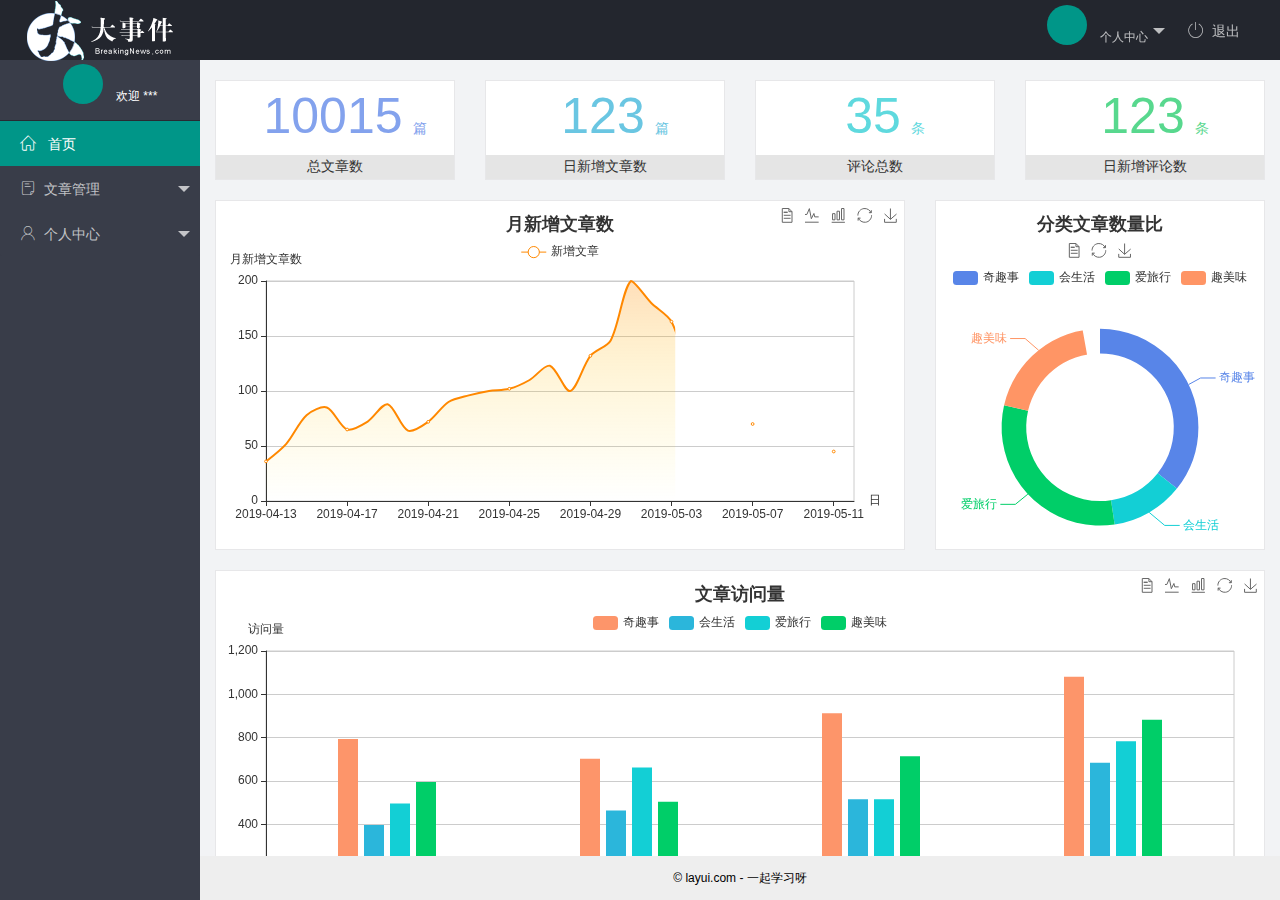
<file: index.html>
<!DOCTYPE html>
<html lang="en">

<head>
    <meta charset="UTF-8">
    <meta name="viewport" content="width=device-width, initial-scale=1.0">
    <title>Document</title>
    <!-- 导入layui的css样式 -->
    <link rel="stylesheet" href="/assets/lib/layui/css/layui.css">
    <!-- 第三方图标库 -->
    <link rel="stylesheet" href="/assets/fonts/iconfont.css">
    <link rel="stylesheet" href="/assets/css/index.css">
</head>

<body class="layui-layout-body">
    <div class="layui-layout layui-layout-admin">
        <div class="layui-header">
            <div class="layui-logo">
                <!-- 主页的图片 -->
                <div class="layui-main">
                    <img src="/assets/images/logo.png" alt="" />
                </div>
            </div>
            <!-- 头部区域（可配合layui已有的水平导航） -->

            <ul class="layui-nav layui-layout-right">
                <li class="layui-nav-item">
                    <a href="javascript:;" class="userinfo">
                        <span class="text-avatar"> </span> 个人中心
                    </a>
                    <dl class="layui-nav-child">
                        <dd><a href="/user/user_info.html" target="fm">基本资料</a></dd>
                        <dd><a href="/user/user_avatar.html" target="fm">更换头像</a></dd>
                        <dd><a href="/user/user_pwd.html" target="fm">重置密码</a></dd>
                    </dl>
                </li>

                <li class="layui-nav-item"> <a href="javascript:;" id="btnLoginout"><span
                            class="iconfont icon-tuichu"></span>退出</a></li>
            </ul>
        </div>
        <!-- 左侧 -->
        <div class="layui-side layui-bg-black">
            <div class="layui-side-scroll">
                <div class="userinfo">
                    <span class="text-avatar"> </span>
                    <span id="welcome">欢迎 ***</span>
                </div>
                <!-- 左侧导航区域（可配合layui已有的垂直导航） -->
                <ul class="layui-nav layui-nav-tree" lay-shrink="all">
                    <!-- layui-this 是默认选中 -->
                    <li class="layui-nav-item layui-this">
                        <a href="/home/dashboard.html" target="fm">
                            <span class="iconfont icon-home"></span> 首页
                        </a>
                    </li>

                    <li class="layui-nav-item ">
                        <a class="" href="javascript:;"><span class="iconfont icon-16"></span>文章管理</a>
                        <dl class="layui-nav-child">
                            <dd><a href="/article/art_cate.html" target="fm"><i class="layui-icon layui-icon-app"></i>
                                    文章类别</a></dd>
                            <dd><a href="/article/art_list.html" target="fm"><i class="layui-icon layui-icon-app"></i>
                                    文章列表</a></dd>
                            <dd><a href="/article/art_pub.html" target="fm"><i class="layui-icon layui-icon-app"></i>
                                    发表文章</a></dd>
                        </dl>
                    </li>
                    <li class="layui-nav-item">
                        <a href="javascript:;"><span class="iconfont icon-user"></span>个人中心</a>
                        <dl class="layui-nav-child">
                            <dd><a href="/user/user_info.html" target="fm"><i class="layui-icon layui-icon-app"></i>
                                    基本资料</a></dd>
                            <dd><a href="/user/user_avatar.html" target="fm"><i class="layui-icon layui-icon-app"></i>
                                    更换头像</a></dd>
                            <dd><a href="/user/user_pwd.html" target="fm"><i class="layui-icon layui-icon-app"></i>
                                    重置密码</a></dd>
                        </dl>
                    </li>
                </ul>
            </div>
        </div>

        <div class="layui-body">
            <!-- 内容主体区域 -->
            <!-- src 里面是一打开页面就显示 -->
            <iframe name="fm" src="/home/dashboard.html" frameborder="0"></iframe>
        </div>

        <div class="layui-footer">
            <!-- 底部固定区域 -->
            © layui.com - 一起学习呀
        </div>
    </div>
    <script src="/assets/lib/layui/layui.all.js"></script>
    <script src="/assets/lib/jquery.js"></script>
    <script src="/assets/js/baseApi.js"></script>
    <script src="/assets/js/index.js"></script>
</body>

</html>
</file>
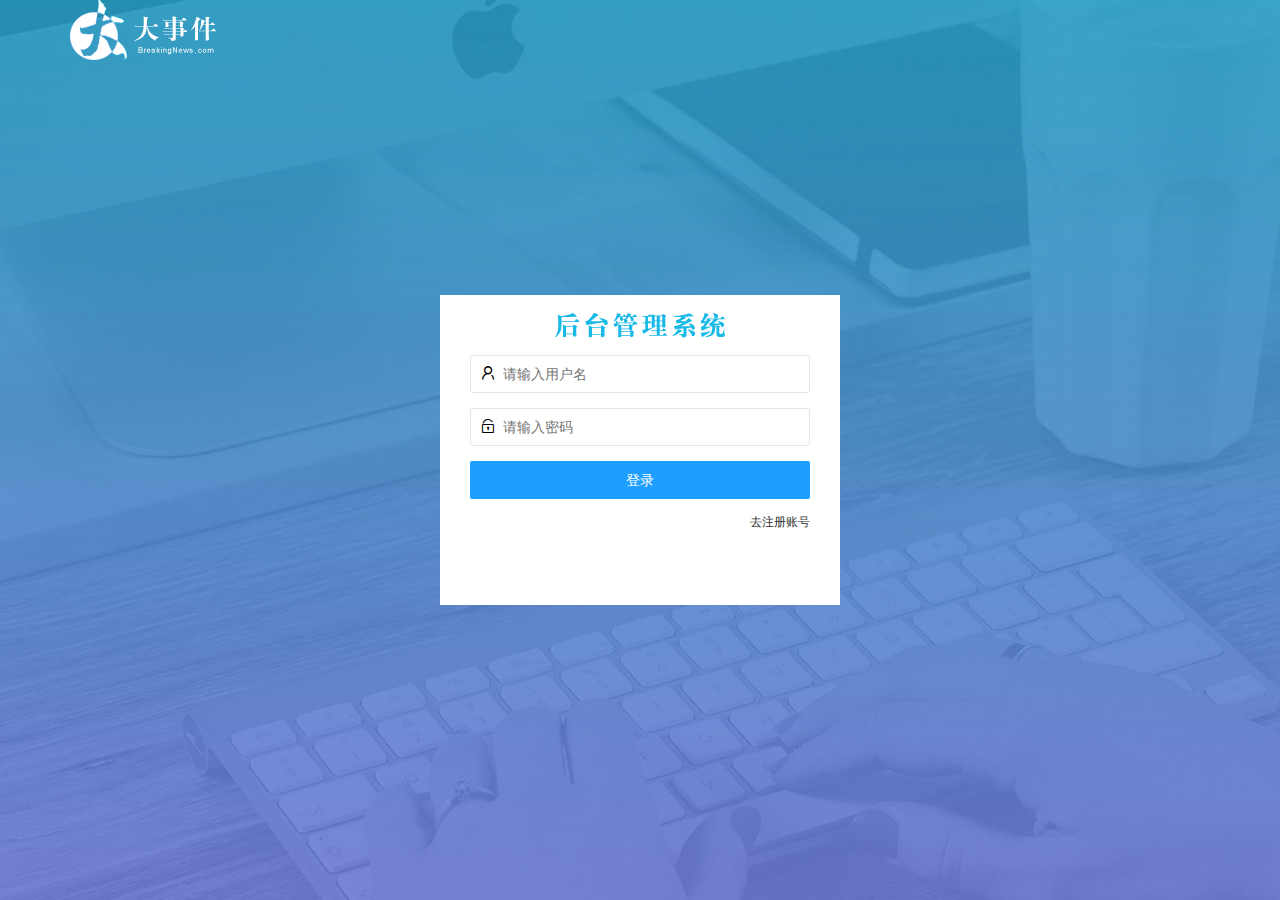
<file: login.html>
<!DOCTYPE html>
<html lang="en">

<head>
    <meta charset="UTF-8">
    <meta name="viewport" content="width=device-width, initial-scale=1.0">
    <title>大事件-登录/注册</title>
    <!-- 导入Layui样式 -->
    <link rel="stylesheet" href="/assets/lib/layui/css/layui.css" />
    <!-- 自己样式 -->
    <link rel="stylesheet" href="/assets/css/login.css" />

</head>

<body>
    <!--头部的logo图片  -->
    <div class="layui-main">
        <img src="/assets/images/logo.png" alt="" />
    </div>

    <!-- 登录注册 -->
    <div class="loginAndRegBox">
        <div class="title-box"></div>

        <!-- 登录的div -->
        <div class="loginbox">

            <!-- 登录的表单 -->
            <form class="layui-form" id="form_login">
                <!-- 用户名 -->
                <div class="layui-form-item">
                    <i class="layui-icon layui-icon-username"></i>
                    <input type="text" name="username" required lay-verify="required" placeholder="请输入用户名" autocomplete="off" class="layui-input">
                </div>
                <!-- 密码框 -->
                <div class="layui-form-item">
                    <i class="layui-icon layui-icon-password"></i>
                    <input type="password" name="password" required lay-verify="required|psw" placeholder="请输入密码" autocomplete="off" class="layui-input">
                </div>
                <!-- 登录按钮----- 表单提交按钮跟普通按钮的区别   就是 lay-submit属性 -->
                <div class="layui-form-item">
                    <!-- layui-btn-fluid 属性就是表示通栏显示 -->
                    <button class="layui-btn layui-btn-fluid layui-btn-normal" lay-submit>登录</button>
                </div>
                <!--a链接 -->
                <div class="layui-form-item links">
                    <a href="javascript:;" id="link_reg">去注册账号</a>

                </div>
            </form>
        </div>

        <!-- 注册的div -->
        <div class="regbox">

            <form class="layui-form" id="form_reg">
                <!-- 用户名 -->
                <div class="layui-form-item">
                    <i class="layui-icon layui-icon-username"></i>
                    <input type="text" name="username" required lay-verify="required" placeholder="请输入用户名" autocomplete="off" class="layui-input">
                </div>
                <!-- 密码框 -->
                <div class="layui-form-item">
                    <i class="layui-icon layui-icon-password"></i>
                    <input type="password" name="password" required lay-verify="required|psw|repsw" placeholder="请输入密码" autocomplete="off" class="layui-input">
                </div>
                <!-- 确认密码框 -->
                <div class="layui-form-item">
                    <i class="layui-icon layui-icon-password"></i>
                    <input type="password" name="repassword" required lay-verify="required|psw|repsw" placeholder="再次确认密码" autocomplete="off" class="layui-input">
                </div>
                <!-- 注册按钮----- 表单提交按钮跟普通按钮的区别   就是 lay-submit属性 -->
                <div class="layui-form-item">
                    <!-- layui-btn-fluid 属性就是表示通栏显示 -->
                    <button class="layui-btn layui-btn-fluid layui-btn-normal" lay-submit>注册</button>
                </div>
                <!--a链接 -->
                <div class="layui-form-item links">
                    <a href="javascript:;" id="link_login">去登录</a>

                </div>
            </form>



        </div>
    </div>
    <!-- 导入layui  js文件 -->
    <script src="/assets/lib/layui/layui.all.js"></script>
    <!-- 导入jquery文件 -->
    <script src="/assets/lib/jquery.js"></script>
    <!-- 导入baseApi  js文件 -->
    <script src="/assets/js/baseApi.js"></script>
    <!-- 自己的js -->
    <script src="/assets/js/login.js"></script>
</body>

</html>
</file>
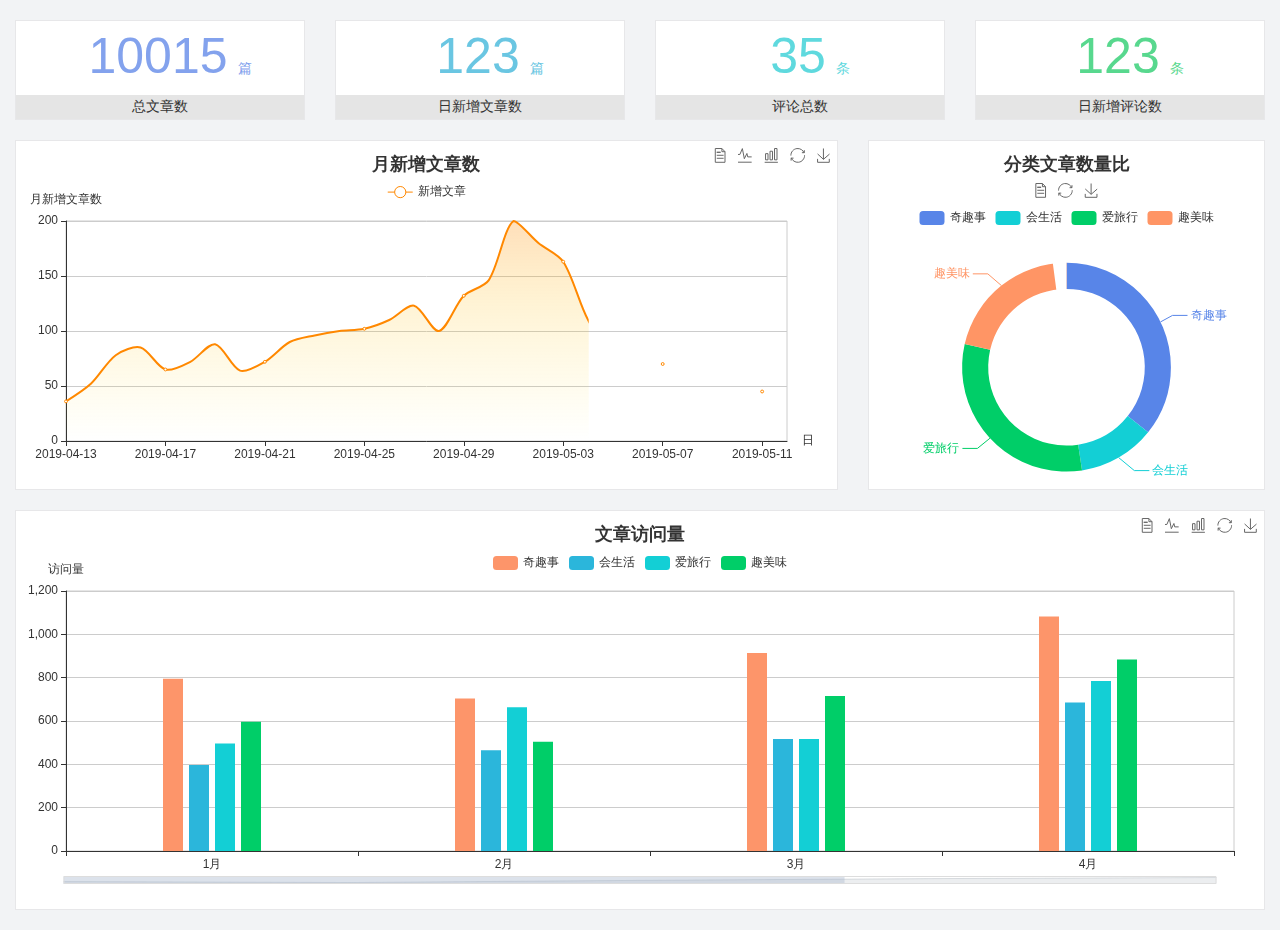
<file: home/dashboard.html>
<!DOCTYPE html>
<html lang="en">

<head>
  <meta charset="UTF-8">
  <meta name="viewport" content="width=device-width, initial-scale=1.0">
  <meta http-equiv="X-UA-Compatible" content="ie=edge">
  <title>图表统计</title>
  <link rel="stylesheet" href="../../assets/lib/bootstrap.css" />
  <link rel="stylesheet" href="../../assets/lib/main.css" />
  <script src="../../assets/lib/jquery.js"></script>
  <script type="text/javascript" src="../../assets/lib/echarts.min.js"></script>
</head>

<body>
  <div class="container-fluid">
    <div class="row spannel_list">
      <div class="col-sm-3 col-xs-6">
        <div class="spannel">
          <em>10015</em><span>篇</span>
          <b>总文章数</b>
        </div>
      </div>
      <div class="col-sm-3 col-xs-6">
        <div class="spannel scolor01">
          <em>123</em><span>篇</span>
          <b>日新增文章数</b>
        </div>
      </div>
      <div class="col-sm-3 col-xs-6">
        <div class="spannel scolor02">
          <em>35</em><span>条</span>
          <b>评论总数</b>
        </div>
      </div>
      <div class="col-sm-3 col-xs-6">
        <div class="spannel scolor03">
          <em>123</em><span>条</span>
          <b>日新增评论数</b>
        </div>
      </div>
    </div>
  </div>

  <div class="container-fluid">
    <div class="row curve-pie">
      <div class="col-lg-8 col-md-8">
        <div class="gragh_pannel" id="curve_show"></div>
      </div>
      <div class="col-lg-4 col-md-4">
        <div class="gragh_pannel" id="pie_show"></div>
      </div>
    </div>
  </div>

  <div class="container-fluid">
    <div class="column_pannel" id="column_show"></div>
  </div>

  <script>
    var oChart = echarts.init(document.getElementById('curve_show'));
    var aList_all = [
      { 'count': 36, 'date': '2019-04-13' },
      { 'count': 52, 'date': '2019-04-14' },
      { 'count': 78, 'date': '2019-04-15' },
      { 'count': 85, 'date': '2019-04-16' },
      { 'count': 65, 'date': '2019-04-17' },
      { 'count': 72, 'date': '2019-04-18' },
      { 'count': 88, 'date': '2019-04-19' },
      { 'count': 64, 'date': '2019-04-20' },
      { 'count': 72, 'date': '2019-04-21' },
      { 'count': 90, 'date': '2019-04-22' },
      { 'count': 96, 'date': '2019-04-23' },
      { 'count': 100, 'date': '2019-04-24' },
      { 'count': 102, 'date': '2019-04-25' },
      { 'count': 110, 'date': '2019-04-26' },
      { 'count': 123, 'date': '2019-04-27' },
      { 'count': 100, 'date': '2019-04-28' },
      { 'count': 132, 'date': '2019-04-29' },
      { 'count': 146, 'date': '2019-04-30' },
      { 'count': 200, 'date': '2019-05-01' },
      { 'count': 180, 'date': '2019-05-02' },
      { 'count': 163, 'date': '2019-05-03' },
      { 'count': 110, 'date': '2019-05-04' },
      { 'count': 80, 'date': '2019-05-05' },
      { 'count': 82, 'date': '2019-05-06' },
      { 'count': 70, 'date': '2019-05-07' },
      { 'count': 65, 'date': '2019-05-08' },
      { 'count': 54, 'date': '2019-05-09' },
      { 'count': 40, 'date': '2019-05-10' },
      { 'count': 45, 'date': '2019-05-11' },
      { 'count': 38, 'date': '2019-05-12' },
    ];

    let aCount = [];
    let aDate = [];

    for (var i = 0; i < aList_all.length; i++) {
      aCount.push(aList_all[i].count);
      aDate.push(aList_all[i].date);
    }

    var chartopt = {
      title: {
        text: '月新增文章数',
        left: 'center',
        top: '10'
      },
      tooltip: {
        trigger: 'axis'
      },
      legend: {
        data: ['新增文章'],
        top: '40'
      },
      toolbox: {
        show: true,
        feature: {
          mark: { show: true },
          dataView: { show: true, readOnly: false },
          magicType: { show: true, type: ['line', 'bar'] },
          restore: { show: true },
          saveAsImage: { show: true }
        }
      },
      calculable: true,
      xAxis: [
        {
          name: '日',
          type: 'category',
          boundaryGap: false,
          data: aDate
        }
      ],
      yAxis: [
        {
          name: '月新增文章数',
          type: 'value'
        }
      ],
      series: [
        {
          name: '新增文章',
          type: 'line',
          smooth: true,
          itemStyle: { normal: { areaStyle: { type: 'default' }, color: '#f80' }, lineStyle: { color: '#f80' } },
          data: aCount
        }],
      areaStyle: {
        normal: {
          color: new echarts.graphic.LinearGradient(0, 0, 0, 1, [{
            offset: 0,
            color: 'rgba(255,136,0,0.39)'
          }, {
            offset: .34,
            color: 'rgba(255,180,0,0.25)'
          }, {
            offset: 1,
            color: 'rgba(255,222,0,0.00)'
          }])

        }
      },
      grid: {
        show: true,
        x: 50,
        x2: 50,
        y: 80,
        height: 220
      }
    };

    oChart.setOption(chartopt);


    var oPie = echarts.init(document.getElementById('pie_show'));
    var oPieopt =
    {
      title: {
        top: 10,
        text: '分类文章数量比',
        x: 'center'
      },
      tooltip: {
        trigger: 'item',
        formatter: "{a} <br/>{b} : {c} ({d}%)"
      },
      color: ['#5885e8', '#13cfd5', '#00ce68', '#ff9565'],
      legend: {
        x: 'center',
        top: 65,
        data: ['奇趣事', '会生活', '爱旅行', '趣美味']
      },
      toolbox: {
        show: true,
        x: 'center',
        top: 35,
        feature: {
          mark: { show: true },
          dataView: { show: true, readOnly: false },
          magicType: {
            show: true,
            type: ['pie', 'funnel'],
            option: {
              funnel: {
                x: '25%',
                width: '50%',
                funnelAlign: 'left',
                max: 1548
              }
            }
          },
          restore: { show: true },
          saveAsImage: { show: true }
        }
      },
      calculable: true,
      series: [
        {
          name: '访问来源',
          type: 'pie',
          radius: ['45%', '60%'],
          center: ['50%', '65%'],
          data: [
            { value: 300, name: '奇趣事' },
            { value: 100, name: '会生活' },
            { value: 260, name: '爱旅行' },
            { value: 180, name: '趣美味' }
          ]
        }
      ]
    };
    oPie.setOption(oPieopt);



    var oColumn = this.echarts.init(document.getElementById('column_show'));
    var oColumnopt =
    {
      title: {
        text: '文章访问量',
        left: 'center',
        top: '10'
      },
      tooltip: {
        trigger: 'axis'
      },
      legend: {
        data: ['奇趣事', '会生活', '爱旅行', '趣美味'],
        top: '40'
      },
      toolbox: {
        show: true,
        feature: {
          mark: { show: true },
          dataView: { show: true, readOnly: false },
          magicType: { show: true, type: ['line', 'bar'] },
          restore: { show: true },
          saveAsImage: { show: true }
        }
      },
      calculable: true,
      xAxis: [
        {
          type: 'category',
          data: ['1月', '2月', '3月', '4月', '5月']
        }
      ],
      yAxis: [
        {
          name: '访问量',
          type: 'value'
        }
      ],
      series: [
        {
          name: '奇趣事',
          type: 'bar',
          barWidth: 20,
          itemStyle: {
            normal: { areaStyle: { type: 'default' }, color: '#fd956a' }
          },
          data: [800, 708, 920, 1090, 1200]
        },
        {
          name: '会生活',
          type: 'bar',
          barWidth: 20,
          itemStyle: {
            normal: { areaStyle: { type: 'default' }, color: '#2bb6db' }
          },
          data: [400, 468, 520, 690, 800]
        },
        {
          name: '爱旅行',
          type: 'bar',
          barWidth: 20,
          itemStyle: {
            normal: { areaStyle: { type: 'default' }, color: '#13cfd5' }
          },
          data: [500, 668, 520, 790, 900]
        },
        {
          name: '趣美味',
          type: 'bar',
          barWidth: 20,
          itemStyle: {
            normal: { areaStyle: { type: 'default' }, color: '#00ce68' }
          },
          data: [600, 508, 720, 890, 1000]
        }
      ],
      grid: {
        show: true,
        x: 50,
        x2: 30,
        y: 80,
        height: 260
      },
      dataZoom: [//给x轴设置滚动条
        {
          start: 0,//默认为0
          end: 100 - 1000 / 31,//默认为100
          type: 'slider',
          show: true,
          xAxisIndex: [0],
          handleSize: 0,//滑动条的 左右2个滑动条的大小
          height: 8,//组件高度
          left: 45, //左边的距离
          right: 50,//右边的距离
          bottom: 26,//右边的距离
          handleColor: '#ddd',//h滑动图标的颜色
          handleStyle: {
            borderColor: "#cacaca",
            borderWidth: "1",
            shadowBlur: 2,
            background: "#ddd",
            shadowColor: "#ddd",
          }
        }]
    };
    oColumn.setOption(oColumnopt);
  </script>
</body>

</html>
</file>
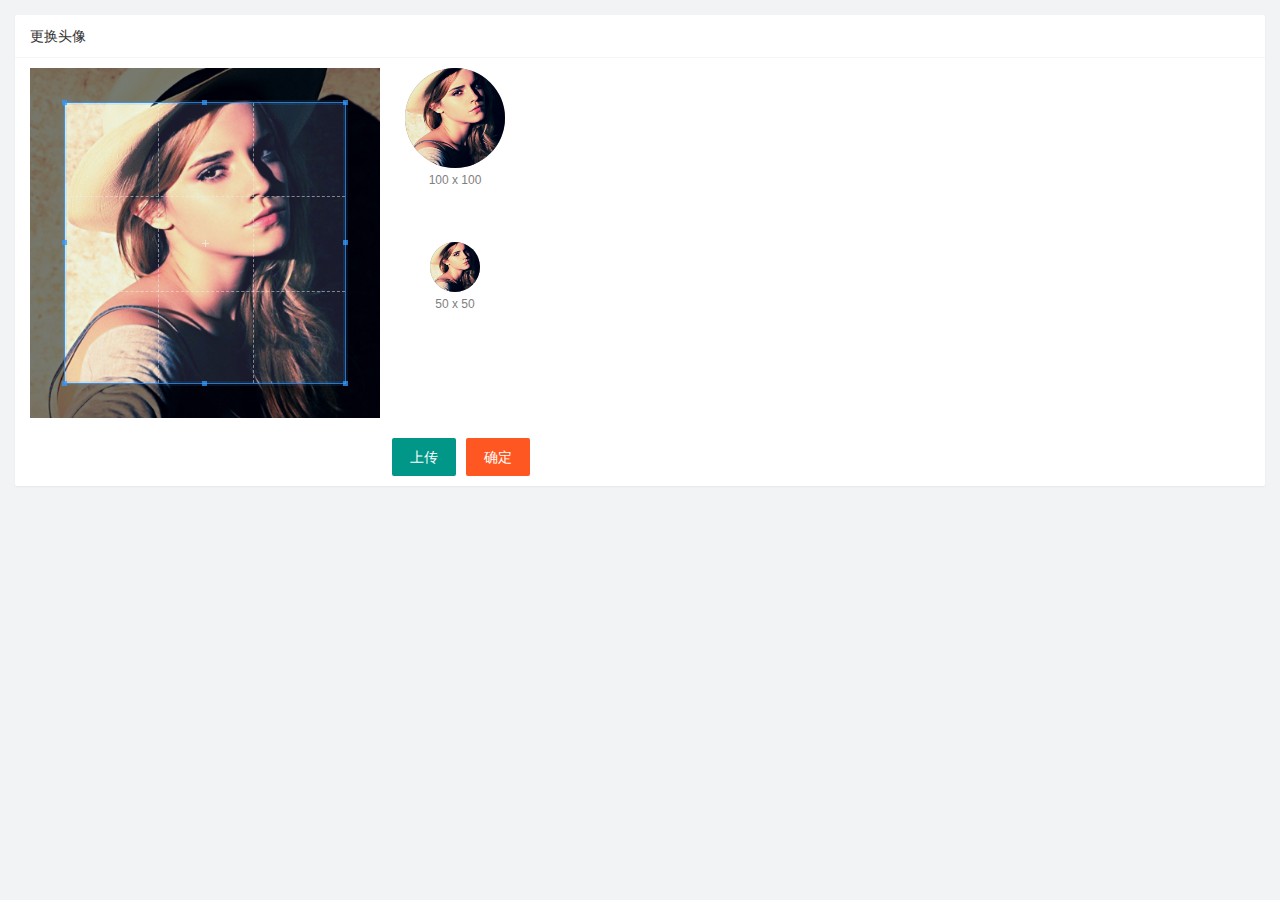
<file: user/user_avatar.html>
<!DOCTYPE html>
<html lang="en">

<head>
    <meta charset="UTF-8">
    <meta name="viewport" content="width=device-width, initial-scale=1.0">
    <title>Document</title>
    <link rel="stylesheet" href="/assets/lib/layui/css/layui.css">
    <link rel="stylesheet" href="/assets/lib/cropper/cropper.css" />
    <link rel="stylesheet" href="/assets/css/user/user_avatar.css">
</head>

<body>
    <div class="layui-card">
        <div class="layui-card-header">更换头像</div>
        <div class="layui-card-body">
            <!-- 第一行的图片裁剪和预览区域 -->
            <div class="row1">
                <!-- 图片裁剪区域 -->
                <div class="cropper-box">
                    <!-- 这个 img 标签很重要，将来会把它初始化为裁剪区域 -->
                    <img id="image" src="/assets/images/sample.jpg" />
                </div>
                <!-- 图片的预览区域 -->
                <div class="preview-box">
                    <div>
                        <!-- 宽高为 100px 的预览区域 -->
                        <div class="img-preview w100"></div>
                        <p class="size">100 x 100</p>
                    </div>
                    <div>
                        <!-- 宽高为 50px 的预览区域 -->
                        <div class="img-preview w50"></div>
                        <p class="size">50 x 50</p>
                    </div>
                </div>
            </div>

            <!-- 第二行的按钮区域 -->
            <div class="row2">
                <!-- accept 属性可以用来指定上传什么文件 -->
                <input type="file" id="file" accept="image/png,image/jpg">
                <button type="button" class="layui-btn" id="btnChooseImg">上传</button>
                <button type="button" class="layui-btn layui-btn-danger" id="btnUpload">确定</button>
            </div>
        </div>
    </div>
    <script src="/assets/lib/layui/layui.all.js"></script>
    <script src="/assets/lib/jquery.js"></script>
    <script src="/assets/lib/cropper/Cropper.js"></script>
    <script src="/assets/lib/cropper/jquery-cropper.js"></script>
    <script src="/assets/js/baseApi.js"></script>
    <script src="/assets/js/user/user_avatar.js"></script>
</body>

</html>
</file>
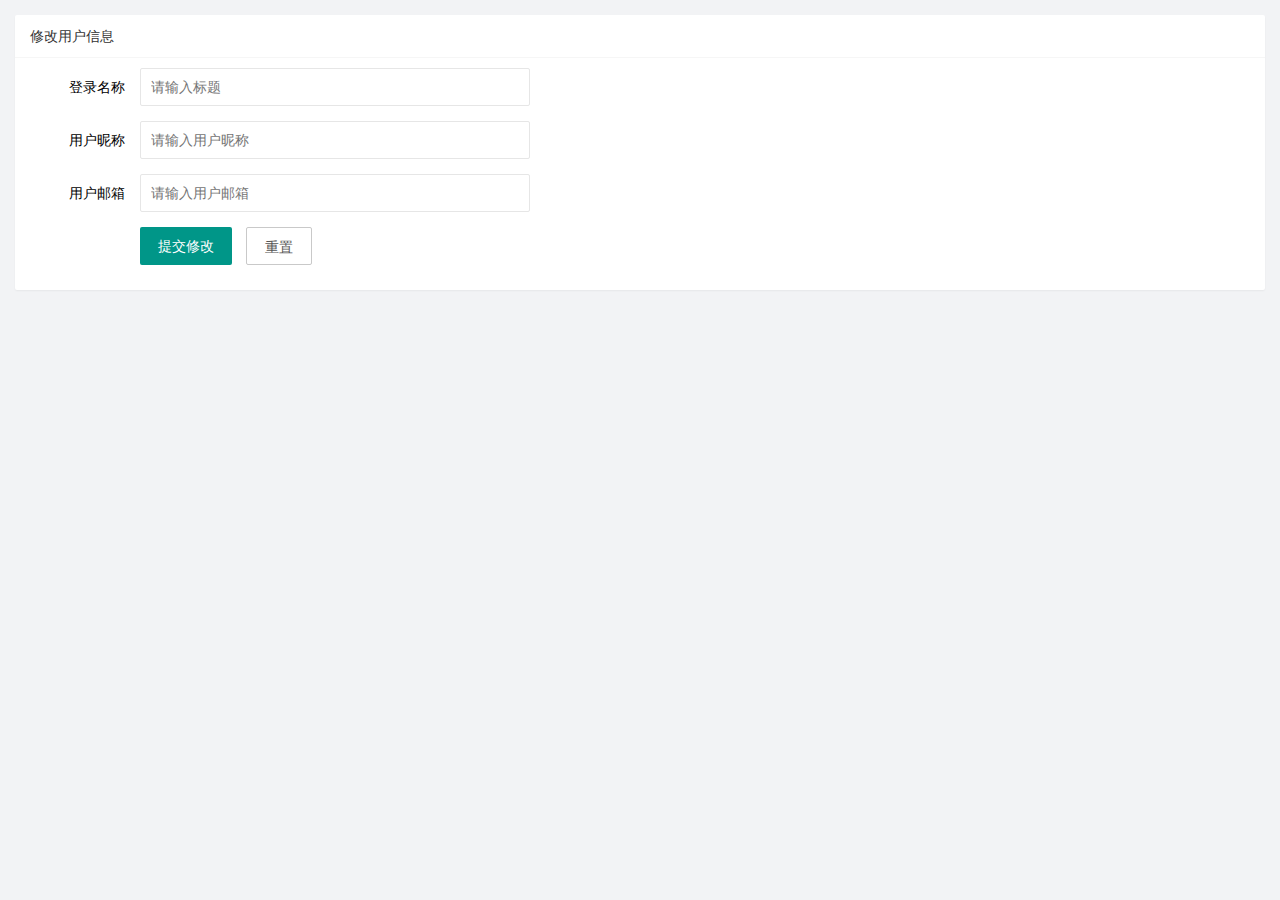
<file: user/user_info.html>
<!DOCTYPE html>
<html lang="en">

<head>
    <meta charset="UTF-8">
    <meta name="viewport" content="width=device-width, initial-scale=1.0">
    <title>Document</title>
    <link rel="stylesheet" href="/assets/lib/layui/css/layui.css">
    <link rel="stylesheet" href="/assets/css/user/user_info.css">
</head>

<body>
    <!-- 卡片 -->

    <div class="layui-card">

        <div class="layui-card-header">修改用户信息</div>
        <div class="layui-card-body">
            <form class="layui-form" lay-filter="formUserInfo">

                <!-- <form class="layui-form" lay-filter="formUserInfo"> -->
                <!-- 隐藏域 -->
                <input type="hidden" name="id" value="">
                <div class="layui-form-item">
                    <label class="layui-form-label">登录名称</label>
                    <div class="layui-input-block">
                        <input type="text" name="username" required lay-verify="required" placeholder="请输入标题" autocomplete="off" class="layui-input" readonly>
                    </div>
                </div>
                <!-- </form> -->
                <!-- <form class="layui-form"> -->
                <div class="layui-form-item">
                    <label class="layui-form-label">用户昵称</label>
                    <div class="layui-input-block">
                        <input type="text" name="nickname" required lay-verify="required|nickname" placeholder="请输入用户昵称" autocomplete="off" class="layui-input">
                    </div>
                </div>
                <!-- </form> -->
                <!-- <form class="layui-form" action=""> -->
                <div class="layui-form-item">
                    <label class="layui-form-label">用户邮箱</label>
                    <div class="layui-input-block">
                        <input type="text" name="email" required lay-verify="required|email" placeholder="请输入用户邮箱" autocomplete="off" class="layui-input">
                    </div>
                </div>
                <!-- </form> -->
                <div class="layui-form-item">
                    <div class="layui-input-block">
                        <button class="layui-btn" lay-submit lay-filter="formDemo" id="btnSubmit">提交修改</button>
                        <button type="reset" class="layui-btn layui-btn-primary" id="btnReset">重置</button>
                    </div>
                </div>
            </form>
        </div>
    </div>
    <script src="/assets/lib/layui/layui.all.js"></script>
    <script src="/assets/lib/jquery.js"></script>
    <script src="/assets/js/baseApi.js"></script>
    <script src="/assets/js/user/user_info.js"></script>
</body>

</html>
</file>
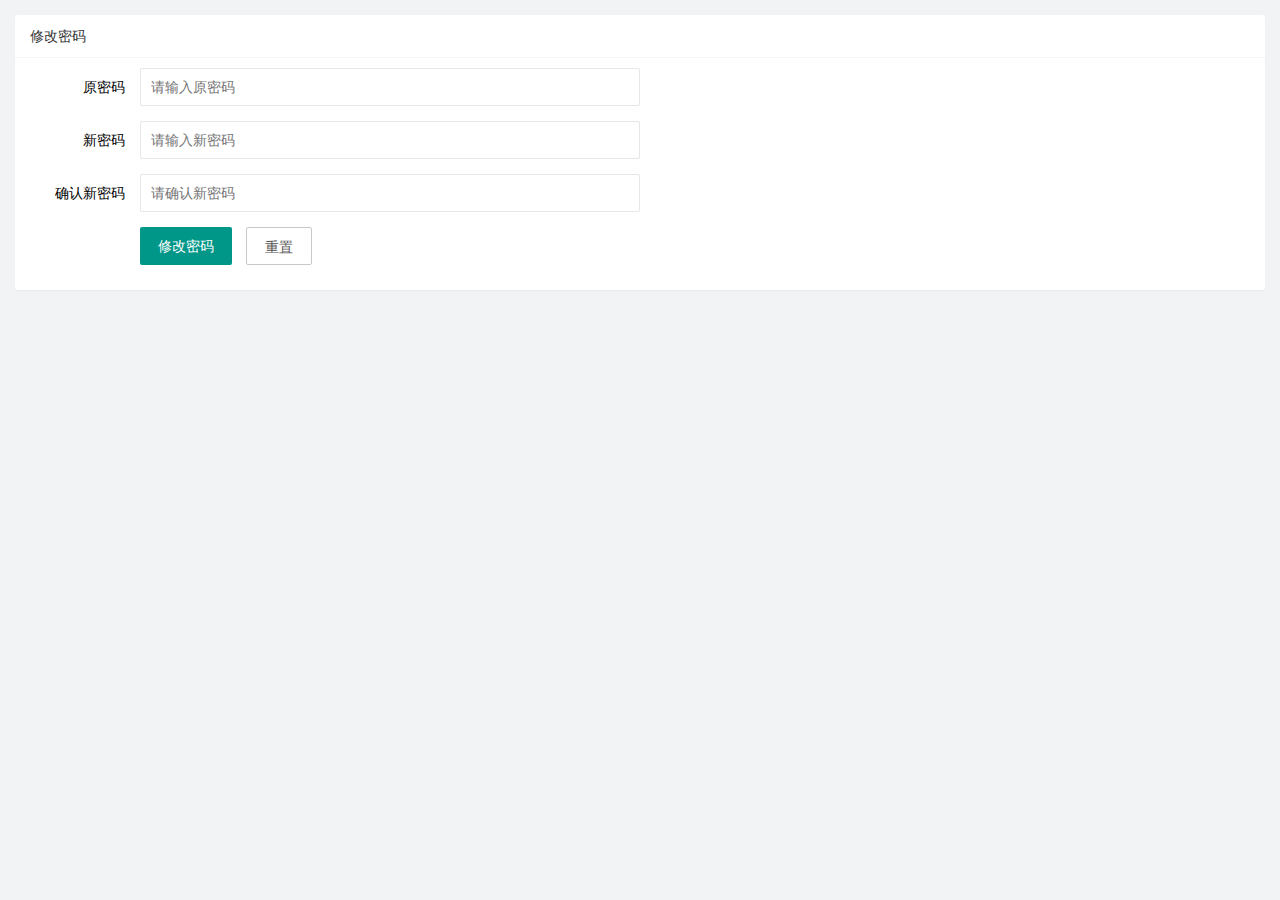
<file: user/user_pwd.html>
<!DOCTYPE html>
<html lang="en">

<head>
    <meta charset="UTF-8">
    <meta name="viewport" content="width=device-width, initial-scale=1.0">
    <title>Document</title>
    <link rel="stylesheet" href="/assets/lib/layui/css/layui.css">
    <link rel="stylesheet" href="/assets/css/user/user_pwd.css">
</head>

<body>
    <div class="layui-card">
        <div class="layui-card-header">修改密码</div>
        <div class="layui-card-body">
            <form class="layui-form" action="">
                <div class="layui-form-item">
                    <label class="layui-form-label">原密码</label>
                    <div class="layui-input-block">
                        <input type="password" name="oldPwd" required lay-verify="required|pwd" placeholder="请输入原密码" autocomplete="off" class="layui-input">
                    </div>
                </div>
                <div class="layui-form-item">
                    <label class="layui-form-label">新密码</label>
                    <div class="layui-input-block">
                        <input type="password" name="newPwd" required lay-verify="required|pwd|samePwd" placeholder="请输入新密码" autocomplete="off" class="layui-input">
                    </div>
                </div>
                <div class="layui-form-item">
                    <label class="layui-form-label">确认新密码</label>
                    <div class="layui-input-block">
                        <input type="password" name="rePwd" required lay-verify="required|pwd|samePwd1" placeholder="请确认新密码" autocomplete="off" class="layui-input">
                    </div>
                </div>
                <div class="layui-form-item">
                    <div class="layui-input-block">
                        <button class="layui-btn" lay-submit lay-filter="formDemo">修改密码</button>
                        <button type="reset" class="layui-btn layui-btn-primary">重置</button>
                    </div>
                </div>
            </form>
        </div>
    </div>
    <!-- 导入js文件 -->
    <script src="/assets/lib/layui/layui.all.js"></script>
    <script src="/assets/lib/jquery.js"></script>
    <script src="/assets/js/baseApi.js"></script>
    <script src="/assets/js/user/user_pwd.js"></script>
</body>

</html>
</file>
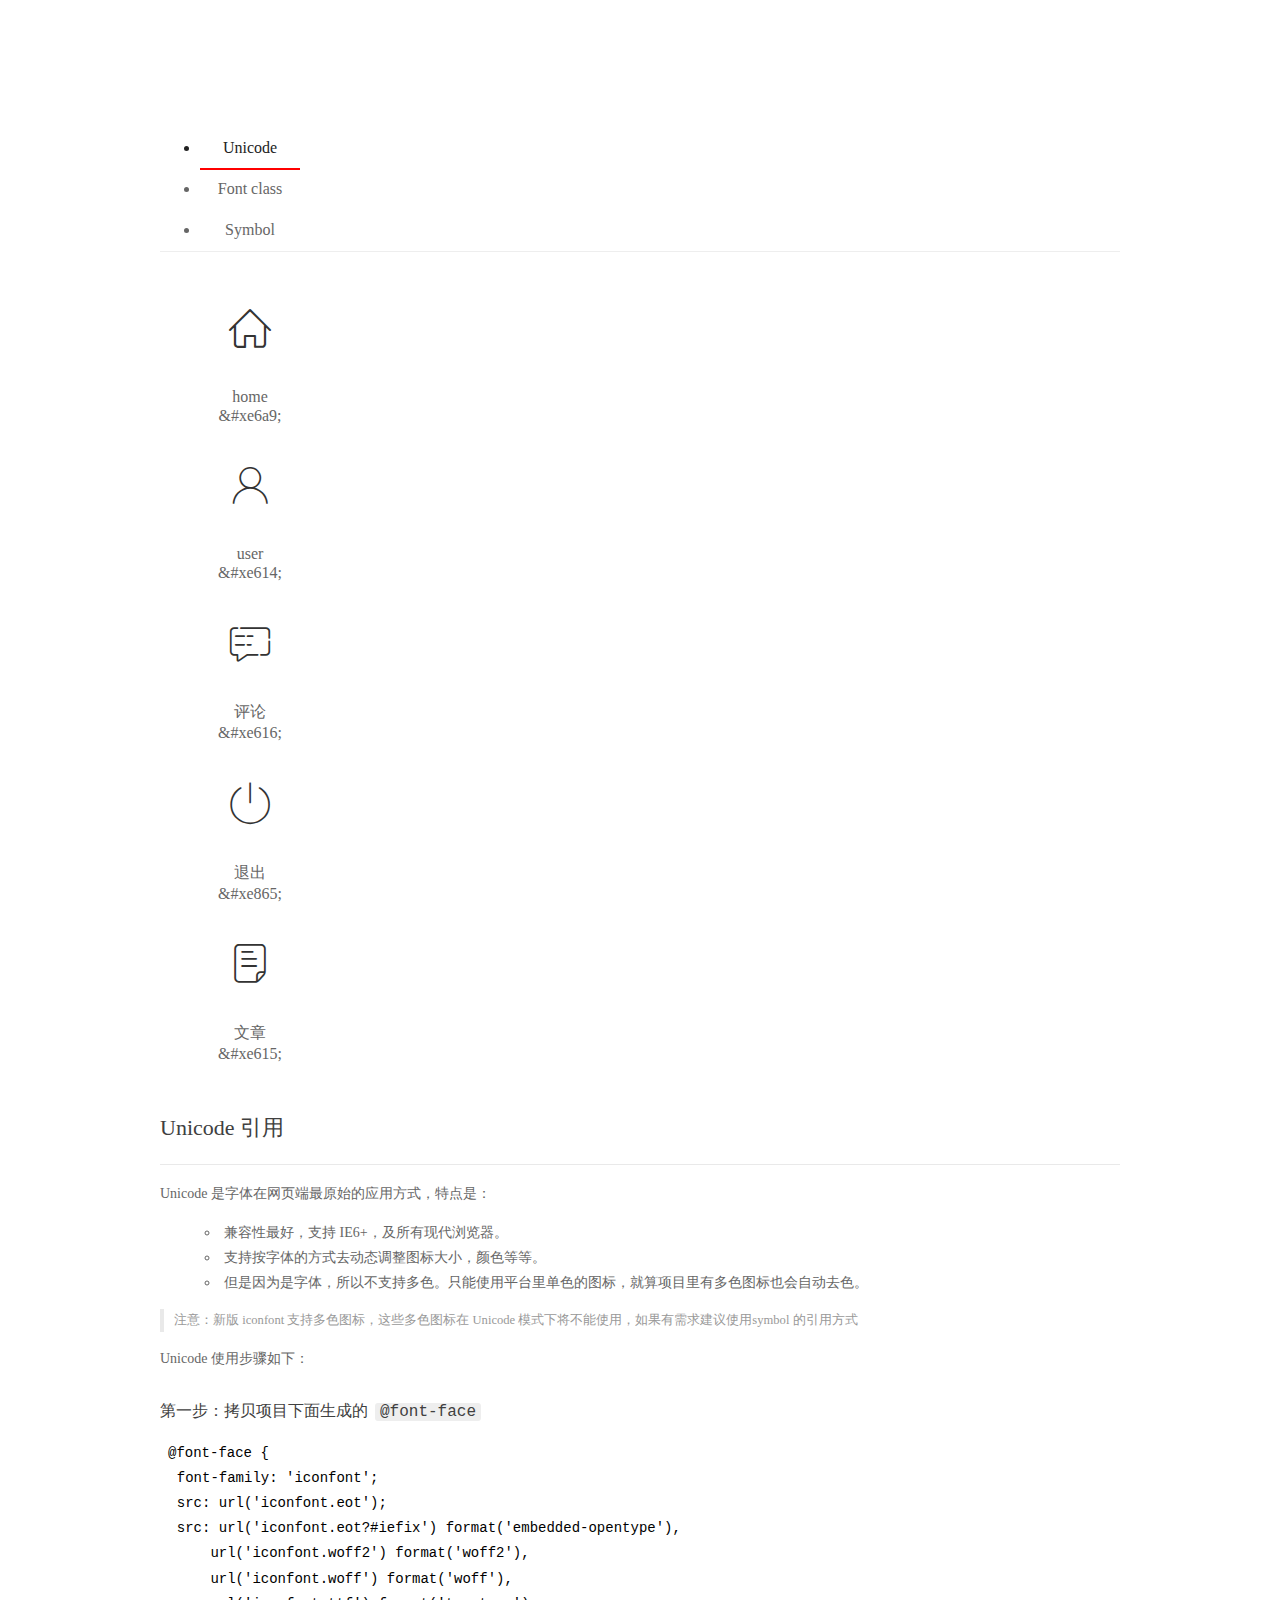
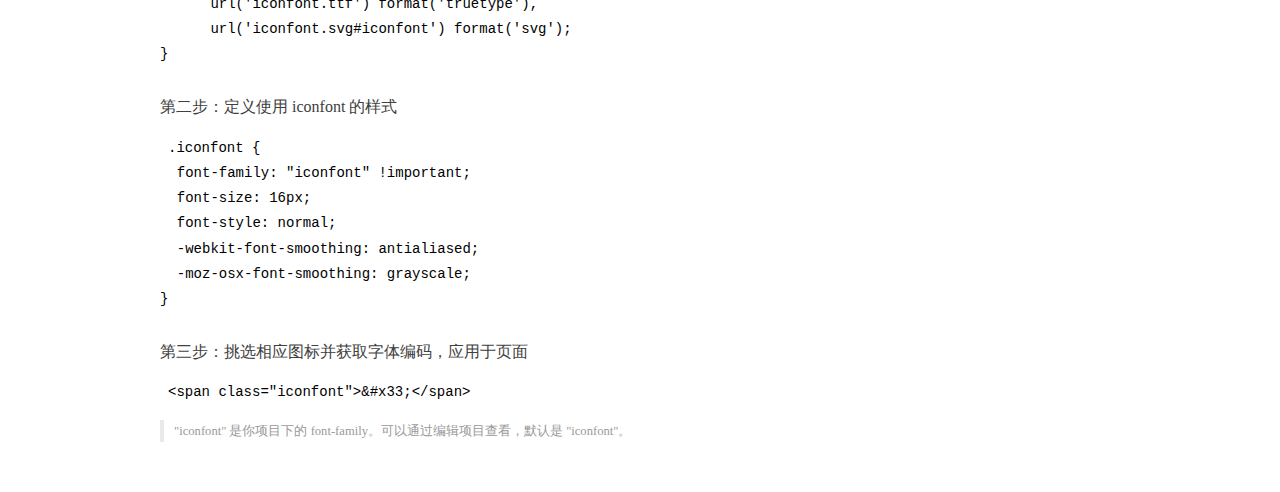
<file: assets/fonts/demo_index.html>
<!DOCTYPE html>
<html>
<head>
  <meta charset="utf-8"/>
  <title>IconFont Demo</title>
  <link rel="shortcut icon" href="https://gtms04.alicdn.com/tps/i4/TB1_oz6GVXXXXaFXpXXJDFnIXXX-64-64.ico" type="image/x-icon"/>
  <link rel="stylesheet" href="https://g.alicdn.com/thx/cube/1.3.2/cube.min.css">
  <link rel="stylesheet" href="demo.css">
  <link rel="stylesheet" href="iconfont.css">
  <script src="iconfont.js"></script>
  <!-- jQuery -->
  <script src="https://a1.alicdn.com/oss/uploads/2018/12/26/7bfddb60-08e8-11e9-9b04-53e73bb6408b.js"></script>
  <!-- 代码高亮 -->
  <script src="https://a1.alicdn.com/oss/uploads/2018/12/26/a3f714d0-08e6-11e9-8a15-ebf944d7534c.js"></script>
</head>
<body>
  <div class="main">
    <h1 class="logo"><a href="https://www.iconfont.cn/" title="iconfont 首页" target="_blank">&#xe86b;</a></h1>
    <div class="nav-tabs">
      <ul id="tabs" class="dib-box">
        <li class="dib active"><span>Unicode</span></li>
        <li class="dib"><span>Font class</span></li>
        <li class="dib"><span>Symbol</span></li>
      </ul>
      
    </div>
    <div class="tab-container">
      <div class="content unicode" style="display: block;">
          <ul class="icon_lists dib-box">
          
            <li class="dib">
              <span class="icon iconfont">&#xe6a9;</span>
                <div class="name">home</div>
                <div class="code-name">&amp;#xe6a9;</div>
              </li>
          
            <li class="dib">
              <span class="icon iconfont">&#xe614;</span>
                <div class="name">user</div>
                <div class="code-name">&amp;#xe614;</div>
              </li>
          
            <li class="dib">
              <span class="icon iconfont">&#xe616;</span>
                <div class="name">评论</div>
                <div class="code-name">&amp;#xe616;</div>
              </li>
          
            <li class="dib">
              <span class="icon iconfont">&#xe865;</span>
                <div class="name">退出</div>
                <div class="code-name">&amp;#xe865;</div>
              </li>
          
            <li class="dib">
              <span class="icon iconfont">&#xe615;</span>
                <div class="name">文章</div>
                <div class="code-name">&amp;#xe615;</div>
              </li>
          
          </ul>
          <div class="article markdown">
          <h2 id="unicode-">Unicode 引用</h2>
          <hr>

          <p>Unicode 是字体在网页端最原始的应用方式，特点是：</p>
          <ul>
            <li>兼容性最好，支持 IE6+，及所有现代浏览器。</li>
            <li>支持按字体的方式去动态调整图标大小，颜色等等。</li>
            <li>但是因为是字体，所以不支持多色。只能使用平台里单色的图标，就算项目里有多色图标也会自动去色。</li>
          </ul>
          <blockquote>
            <p>注意：新版 iconfont 支持多色图标，这些多色图标在 Unicode 模式下将不能使用，如果有需求建议使用symbol 的引用方式</p>
          </blockquote>
          <p>Unicode 使用步骤如下：</p>
          <h3 id="-font-face">第一步：拷贝项目下面生成的 <code>@font-face</code></h3>
<pre><code class="language-css"
>@font-face {
  font-family: 'iconfont';
  src: url('iconfont.eot');
  src: url('iconfont.eot?#iefix') format('embedded-opentype'),
      url('iconfont.woff2') format('woff2'),
      url('iconfont.woff') format('woff'),
      url('iconfont.ttf') format('truetype'),
      url('iconfont.svg#iconfont') format('svg');
}
</code></pre>
          <h3 id="-iconfont-">第二步：定义使用 iconfont 的样式</h3>
<pre><code class="language-css"
>.iconfont {
  font-family: "iconfont" !important;
  font-size: 16px;
  font-style: normal;
  -webkit-font-smoothing: antialiased;
  -moz-osx-font-smoothing: grayscale;
}
</code></pre>
          <h3 id="-">第三步：挑选相应图标并获取字体编码，应用于页面</h3>
<pre>
<code class="language-html"
>&lt;span class="iconfont"&gt;&amp;#x33;&lt;/span&gt;
</code></pre>
          <blockquote>
            <p>"iconfont" 是你项目下的 font-family。可以通过编辑项目查看，默认是 "iconfont"。</p>
          </blockquote>
          </div>
      </div>
      <div class="content font-class">
        <ul class="icon_lists dib-box">
          
          <li class="dib">
            <span class="icon iconfont icon-home"></span>
            <div class="name">
              home
            </div>
            <div class="code-name">.icon-home
            </div>
          </li>
          
          <li class="dib">
            <span class="icon iconfont icon-user"></span>
            <div class="name">
              user
            </div>
            <div class="code-name">.icon-user
            </div>
          </li>
          
          <li class="dib">
            <span class="icon iconfont icon-pinglun"></span>
            <div class="name">
              评论
            </div>
            <div class="code-name">.icon-pinglun
            </div>
          </li>
          
          <li class="dib">
            <span class="icon iconfont icon-tuichu"></span>
            <div class="name">
              退出
            </div>
            <div class="code-name">.icon-tuichu
            </div>
          </li>
          
          <li class="dib">
            <span class="icon iconfont icon-16"></span>
            <div class="name">
              文章
            </div>
            <div class="code-name">.icon-16
            </div>
          </li>
          
        </ul>
        <div class="article markdown">
        <h2 id="font-class-">font-class 引用</h2>
        <hr>

        <p>font-class 是 Unicode 使用方式的一种变种，主要是解决 Unicode 书写不直观，语意不明确的问题。</p>
        <p>与 Unicode 使用方式相比，具有如下特点：</p>
        <ul>
          <li>兼容性良好，支持 IE8+，及所有现代浏览器。</li>
          <li>相比于 Unicode 语意明确，书写更直观。可以很容易分辨这个 icon 是什么。</li>
          <li>因为使用 class 来定义图标，所以当要替换图标时，只需要修改 class 里面的 Unicode 引用。</li>
          <li>不过因为本质上还是使用的字体，所以多色图标还是不支持的。</li>
        </ul>
        <p>使用步骤如下：</p>
        <h3 id="-fontclass-">第一步：引入项目下面生成的 fontclass 代码：</h3>
<pre><code class="language-html">&lt;link rel="stylesheet" href="./iconfont.css"&gt;
</code></pre>
        <h3 id="-">第二步：挑选相应图标并获取类名，应用于页面：</h3>
<pre><code class="language-html">&lt;span class="iconfont icon-xxx"&gt;&lt;/span&gt;
</code></pre>
        <blockquote>
          <p>"
            iconfont" 是你项目下的 font-family。可以通过编辑项目查看，默认是 "iconfont"。</p>
        </blockquote>
      </div>
      </div>
      <div class="content symbol">
          <ul class="icon_lists dib-box">
          
            <li class="dib">
                <svg class="icon svg-icon" aria-hidden="true">
                  <use xlink:href="#icon-home"></use>
                </svg>
                <div class="name">home</div>
                <div class="code-name">#icon-home</div>
            </li>
          
            <li class="dib">
                <svg class="icon svg-icon" aria-hidden="true">
                  <use xlink:href="#icon-user"></use>
                </svg>
                <div class="name">user</div>
                <div class="code-name">#icon-user</div>
            </li>
          
            <li class="dib">
                <svg class="icon svg-icon" aria-hidden="true">
                  <use xlink:href="#icon-pinglun"></use>
                </svg>
                <div class="name">评论</div>
                <div class="code-name">#icon-pinglun</div>
            </li>
          
            <li class="dib">
                <svg class="icon svg-icon" aria-hidden="true">
                  <use xlink:href="#icon-tuichu"></use>
                </svg>
                <div class="name">退出</div>
                <div class="code-name">#icon-tuichu</div>
            </li>
          
            <li class="dib">
                <svg class="icon svg-icon" aria-hidden="true">
                  <use xlink:href="#icon-16"></use>
                </svg>
                <div class="name">文章</div>
                <div class="code-name">#icon-16</div>
            </li>
          
          </ul>
          <div class="article markdown">
          <h2 id="symbol-">Symbol 引用</h2>
          <hr>

          <p>这是一种全新的使用方式，应该说这才是未来的主流，也是平台目前推荐的用法。相关介绍可以参考这篇<a href="">文章</a>
            这种用法其实是做了一个 SVG 的集合，与另外两种相比具有如下特点：</p>
          <ul>
            <li>支持多色图标了，不再受单色限制。</li>
            <li>通过一些技巧，支持像字体那样，通过 <code>font-size</code>, <code>color</code> 来调整样式。</li>
            <li>兼容性较差，支持 IE9+，及现代浏览器。</li>
            <li>浏览器渲染 SVG 的性能一般，还不如 png。</li>
          </ul>
          <p>使用步骤如下：</p>
          <h3 id="-symbol-">第一步：引入项目下面生成的 symbol 代码：</h3>
<pre><code class="language-html">&lt;script src="./iconfont.js"&gt;&lt;/script&gt;
</code></pre>
          <h3 id="-css-">第二步：加入通用 CSS 代码（引入一次就行）：</h3>
<pre><code class="language-html">&lt;style&gt;
.icon {
  width: 1em;
  height: 1em;
  vertical-align: -0.15em;
  fill: currentColor;
  overflow: hidden;
}
&lt;/style&gt;
</code></pre>
          <h3 id="-">第三步：挑选相应图标并获取类名，应用于页面：</h3>
<pre><code class="language-html">&lt;svg class="icon" aria-hidden="true"&gt;
  &lt;use xlink:href="#icon-xxx"&gt;&lt;/use&gt;
&lt;/svg&gt;
</code></pre>
          </div>
      </div>

    </div>
  </div>
  <script>
  $(document).ready(function () {
      $('.tab-container .content:first').show()

      $('#tabs li').click(function (e) {
        var tabContent = $('.tab-container .content')
        var index = $(this).index()

        if ($(this).hasClass('active')) {
          return
        } else {
          $('#tabs li').removeClass('active')
          $(this).addClass('active')

          tabContent.hide().eq(index).fadeIn()
        }
      })
    })
  </script>
</body>
</html>
</file>
<file: assets/lib/layui/css/layui.css>
/** layui-v2.5.5 MIT License By https://www.layui.com */
 .layui-inline,img{display:inline-block;vertical-align:middle}h1,h2,h3,h4,h5,h6{font-weight:400}.layui-edge,.layui-header,.layui-inline,.layui-main{position:relative}.layui-body,.layui-edge,.layui-elip{overflow:hidden}.layui-btn,.layui-edge,.layui-inline,img{vertical-align:middle}.layui-btn,.layui-disabled,.layui-icon,.layui-unselect{-moz-user-select:none;-webkit-user-select:none;-ms-user-select:none}.layui-elip,.layui-form-checkbox span,.layui-form-pane .layui-form-label{text-overflow:ellipsis;white-space:nowrap}.layui-breadcrumb,.layui-tree-btnGroup{visibility:hidden}blockquote,body,button,dd,div,dl,dt,form,h1,h2,h3,h4,h5,h6,input,li,ol,p,pre,td,textarea,th,ul{margin:0;padding:0;-webkit-tap-highlight-color:rgba(0,0,0,0)}a:active,a:hover{outline:0}img{border:none}li{list-style:none}table{border-collapse:collapse;border-spacing:0}h4,h5,h6{font-size:100%}button,input,optgroup,option,select,textarea{font-family:inherit;font-size:inherit;font-style:inherit;font-weight:inherit;outline:0}pre{white-space:pre-wrap;white-space:-moz-pre-wrap;white-space:-pre-wrap;white-space:-o-pre-wrap;word-wrap:break-word}body{line-height:24px;font:14px Helvetica Neue,Helvetica,PingFang SC,Tahoma,Arial,sans-serif}hr{height:1px;margin:10px 0;border:0;clear:both}a{color:#333;text-decoration:none}a:hover{color:#777}a cite{font-style:normal;*cursor:pointer}.layui-border-box,.layui-border-box *{box-sizing:border-box}.layui-box,.layui-box *{box-sizing:content-box}.layui-clear{clear:both;*zoom:1}.layui-clear:after{content:'\20';clear:both;*zoom:1;display:block;height:0}.layui-inline{*display:inline;*zoom:1}.layui-edge{display:inline-block;width:0;height:0;border-width:6px;border-style:dashed;border-color:transparent}.layui-edge-top{top:-4px;border-bottom-color:#999;border-bottom-style:solid}.layui-edge-right{border-left-color:#999;border-left-style:solid}.layui-edge-bottom{top:2px;border-top-color:#999;border-top-style:solid}.layui-edge-left{border-right-color:#999;border-right-style:solid}.layui-disabled,.layui-disabled:hover{color:#d2d2d2!important;cursor:not-allowed!important}.layui-circle{border-radius:100%}.layui-show{display:block!important}.layui-hide{display:none!important}@font-face{font-family:layui-icon;src:url(../font/iconfont.eot?v=250);src:url(../font/iconfont.eot?v=250#iefix) format('embedded-opentype'),url(../font/iconfont.woff2?v=250) format('woff2'),url(../font/iconfont.woff?v=250) format('woff'),url(../font/iconfont.ttf?v=250) format('truetype'),url(../font/iconfont.svg?v=250#layui-icon) format('svg')}.layui-icon{font-family:layui-icon!important;font-size:16px;font-style:normal;-webkit-font-smoothing:antialiased;-moz-osx-font-smoothing:grayscale}.layui-icon-reply-fill:before{content:"\e611"}.layui-icon-set-fill:before{content:"\e614"}.layui-icon-menu-fill:before{content:"\e60f"}.layui-icon-search:before{content:"\e615"}.layui-icon-share:before{content:"\e641"}.layui-icon-set-sm:before{content:"\e620"}.layui-icon-engine:before{content:"\e628"}.layui-icon-close:before{content:"\1006"}.layui-icon-close-fill:before{content:"\1007"}.layui-icon-chart-screen:before{content:"\e629"}.layui-icon-star:before{content:"\e600"}.layui-icon-circle-dot:before{content:"\e617"}.layui-icon-chat:before{content:"\e606"}.layui-icon-release:before{content:"\e609"}.layui-icon-list:before{content:"\e60a"}.layui-icon-chart:before{content:"\e62c"}.layui-icon-ok-circle:before{content:"\1005"}.layui-icon-layim-theme:before{content:"\e61b"}.layui-icon-table:before{content:"\e62d"}.layui-icon-right:before{content:"\e602"}.layui-icon-left:before{content:"\e603"}.layui-icon-cart-simple:before{content:"\e698"}.layui-icon-face-cry:before{content:"\e69c"}.layui-icon-face-smile:before{content:"\e6af"}.layui-icon-survey:before{content:"\e6b2"}.layui-icon-tree:before{content:"\e62e"}.layui-icon-upload-circle:before{content:"\e62f"}.layui-icon-add-circle:before{content:"\e61f"}.layui-icon-download-circle:before{content:"\e601"}.layui-icon-templeate-1:before{content:"\e630"}.layui-icon-util:before{content:"\e631"}.layui-icon-face-surprised:before{content:"\e664"}.layui-icon-edit:before{content:"\e642"}.layui-icon-speaker:before{content:"\e645"}.layui-icon-down:before{content:"\e61a"}.layui-icon-file:before{content:"\e621"}.layui-icon-layouts:before{content:"\e632"}.layui-icon-rate-half:before{content:"\e6c9"}.layui-icon-add-circle-fine:before{content:"\e608"}.layui-icon-prev-circle:before{content:"\e633"}.layui-icon-read:before{content:"\e705"}.layui-icon-404:before{content:"\e61c"}.layui-icon-carousel:before{content:"\e634"}.layui-icon-help:before{content:"\e607"}.layui-icon-code-circle:before{content:"\e635"}.layui-icon-water:before{content:"\e636"}.layui-icon-username:before{content:"\e66f"}.layui-icon-find-fill:before{content:"\e670"}.layui-icon-about:before{content:"\e60b"}.layui-icon-location:before{content:"\e715"}.layui-icon-up:before{content:"\e619"}.layui-icon-pause:before{content:"\e651"}.layui-icon-date:before{content:"\e637"}.layui-icon-layim-uploadfile:before{content:"\e61d"}.layui-icon-delete:before{content:"\e640"}.layui-icon-play:before{content:"\e652"}.layui-icon-top:before{content:"\e604"}.layui-icon-friends:before{content:"\e612"}.layui-icon-refresh-3:before{content:"\e9aa"}.layui-icon-ok:before{content:"\e605"}.layui-icon-layer:before{content:"\e638"}.layui-icon-face-smile-fine:before{content:"\e60c"}.layui-icon-dollar:before{content:"\e659"}.layui-icon-group:before{content:"\e613"}.layui-icon-layim-download:before{content:"\e61e"}.layui-icon-picture-fine:before{content:"\e60d"}.layui-icon-link:before{content:"\e64c"}.layui-icon-diamond:before{content:"\e735"}.layui-icon-log:before{content:"\e60e"}.layui-icon-rate-solid:before{content:"\e67a"}.layui-icon-fonts-del:before{content:"\e64f"}.layui-icon-unlink:before{content:"\e64d"}.layui-icon-fonts-clear:before{content:"\e639"}.layui-icon-triangle-r:before{content:"\e623"}.layui-icon-circle:before{content:"\e63f"}.layui-icon-radio:before{content:"\e643"}.layui-icon-align-center:before{content:"\e647"}.layui-icon-align-right:before{content:"\e648"}.layui-icon-align-left:before{content:"\e649"}.layui-icon-loading-1:before{content:"\e63e"}.layui-icon-return:before{content:"\e65c"}.layui-icon-fonts-strong:before{content:"\e62b"}.layui-icon-upload:before{content:"\e67c"}.layui-icon-dialogue:before{content:"\e63a"}.layui-icon-video:before{content:"\e6ed"}.layui-icon-headset:before{content:"\e6fc"}.layui-icon-cellphone-fine:before{content:"\e63b"}.layui-icon-add-1:before{content:"\e654"}.layui-icon-face-smile-b:before{content:"\e650"}.layui-icon-fonts-html:before{content:"\e64b"}.layui-icon-form:before{content:"\e63c"}.layui-icon-cart:before{content:"\e657"}.layui-icon-camera-fill:before{content:"\e65d"}.layui-icon-tabs:before{content:"\e62a"}.layui-icon-fonts-code:before{content:"\e64e"}.layui-icon-fire:before{content:"\e756"}.layui-icon-set:before{content:"\e716"}.layui-icon-fonts-u:before{content:"\e646"}.layui-icon-triangle-d:before{content:"\e625"}.layui-icon-tips:before{content:"\e702"}.layui-icon-picture:before{content:"\e64a"}.layui-icon-more-vertical:before{content:"\e671"}.layui-icon-flag:before{content:"\e66c"}.layui-icon-loading:before{content:"\e63d"}.layui-icon-fonts-i:before{content:"\e644"}.layui-icon-refresh-1:before{content:"\e666"}.layui-icon-rmb:before{content:"\e65e"}.layui-icon-home:before{content:"\e68e"}.layui-icon-user:before{content:"\e770"}.layui-icon-notice:before{content:"\e667"}.layui-icon-login-weibo:before{content:"\e675"}.layui-icon-voice:before{content:"\e688"}.layui-icon-upload-drag:before{content:"\e681"}.layui-icon-login-qq:before{content:"\e676"}.layui-icon-snowflake:before{content:"\e6b1"}.layui-icon-file-b:before{content:"\e655"}.layui-icon-template:before{content:"\e663"}.layui-icon-auz:before{content:"\e672"}.layui-icon-console:before{content:"\e665"}.layui-icon-app:before{content:"\e653"}.layui-icon-prev:before{content:"\e65a"}.layui-icon-website:before{content:"\e7ae"}.layui-icon-next:before{content:"\e65b"}.layui-icon-component:before{content:"\e857"}.layui-icon-more:before{content:"\e65f"}.layui-icon-login-wechat:before{content:"\e677"}.layui-icon-shrink-right:before{content:"\e668"}.layui-icon-spread-left:before{content:"\e66b"}.layui-icon-camera:before{content:"\e660"}.layui-icon-note:before{content:"\e66e"}.layui-icon-refresh:before{content:"\e669"}.layui-icon-female:before{content:"\e661"}.layui-icon-male:before{content:"\e662"}.layui-icon-password:before{content:"\e673"}.layui-icon-senior:before{content:"\e674"}.layui-icon-theme:before{content:"\e66a"}.layui-icon-tread:before{content:"\e6c5"}.layui-icon-praise:before{content:"\e6c6"}.layui-icon-star-fill:before{content:"\e658"}.layui-icon-rate:before{content:"\e67b"}.layui-icon-template-1:before{content:"\e656"}.layui-icon-vercode:before{content:"\e679"}.layui-icon-cellphone:before{content:"\e678"}.layui-icon-screen-full:before{content:"\e622"}.layui-icon-screen-restore:before{content:"\e758"}.layui-icon-cols:before{content:"\e610"}.layui-icon-export:before{content:"\e67d"}.layui-icon-print:before{content:"\e66d"}.layui-icon-slider:before{content:"\e714"}.layui-icon-addition:before{content:"\e624"}.layui-icon-subtraction:before{content:"\e67e"}.layui-icon-service:before{content:"\e626"}.layui-icon-transfer:before{content:"\e691"}.layui-main{width:1140px;margin:0 auto}.layui-header{z-index:1000;height:60px}.layui-header a:hover{transition:all .5s;-webkit-transition:all .5s}.layui-side{position:fixed;left:0;top:0;bottom:0;z-index:999;width:200px;overflow-x:hidden}.layui-side-scroll{position:relative;width:220px;height:100%;overflow-x:hidden}.layui-body{position:absolute;left:200px;right:0;top:0;bottom:0;z-index:998;width:auto;overflow-y:auto;box-sizing:border-box}.layui-layout-body{overflow:hidden}.layui-layout-admin .layui-header{background-color:#23262E}.layui-layout-admin .layui-side{top:60px;width:200px;overflow-x:hidden}.layui-layout-admin .layui-body{position:fixed;top:60px;bottom:44px}.layui-layout-admin .layui-main{width:auto;margin:0 15px}.layui-layout-admin .layui-footer{position:fixed;left:200px;right:0;bottom:0;height:44px;line-height:44px;padding:0 15px;background-color:#eee}.layui-layout-admin .layui-logo{position:absolute;left:0;top:0;width:200px;height:100%;line-height:60px;text-align:center;color:#009688;font-size:16px}.layui-layout-admin .layui-header .layui-nav{background:0 0}.layui-layout-left{position:absolute!important;left:200px;top:0}.layui-layout-right{position:absolute!important;right:0;top:0}.layui-container{position:relative;margin:0 auto;padding:0 15px;box-sizing:border-box}.layui-fluid{position:relative;margin:0 auto;padding:0 15px}.layui-row:after,.layui-row:before{content:'';display:block;clear:both}.layui-col-lg1,.layui-col-lg10,.layui-col-lg11,.layui-col-lg12,.layui-col-lg2,.layui-col-lg3,.layui-col-lg4,.layui-col-lg5,.layui-col-lg6,.layui-col-lg7,.layui-col-lg8,.layui-col-lg9,.layui-col-md1,.layui-col-md10,.layui-col-md11,.layui-col-md12,.layui-col-md2,.layui-col-md3,.layui-col-md4,.layui-col-md5,.layui-col-md6,.layui-col-md7,.layui-col-md8,.layui-col-md9,.layui-col-sm1,.layui-col-sm10,.layui-col-sm11,.layui-col-sm12,.layui-col-sm2,.layui-col-sm3,.layui-col-sm4,.layui-col-sm5,.layui-col-sm6,.layui-col-sm7,.layui-col-sm8,.layui-col-sm9,.layui-col-xs1,.layui-col-xs10,.layui-col-xs11,.layui-col-xs12,.layui-col-xs2,.layui-col-xs3,.layui-col-xs4,.layui-col-xs5,.layui-col-xs6,.layui-col-xs7,.layui-col-xs8,.layui-col-xs9{position:relative;display:block;box-sizing:border-box}.layui-col-xs1,.layui-col-xs10,.layui-col-xs11,.layui-col-xs12,.layui-col-xs2,.layui-col-xs3,.layui-col-xs4,.layui-col-xs5,.layui-col-xs6,.layui-col-xs7,.layui-col-xs8,.layui-col-xs9{float:left}.layui-col-xs1{width:8.33333333%}.layui-col-xs2{width:16.66666667%}.layui-col-xs3{width:25%}.layui-col-xs4{width:33.33333333%}.layui-col-xs5{width:41.66666667%}.layui-col-xs6{width:50%}.layui-col-xs7{width:58.33333333%}.layui-col-xs8{width:66.66666667%}.layui-col-xs9{width:75%}.layui-col-xs10{width:83.33333333%}.layui-col-xs11{width:91.66666667%}.layui-col-xs12{width:100%}.layui-col-xs-offset1{margin-left:8.33333333%}.layui-col-xs-offset2{margin-left:16.66666667%}.layui-col-xs-offset3{margin-left:25%}.layui-col-xs-offset4{margin-left:33.33333333%}.layui-col-xs-offset5{margin-left:41.66666667%}.layui-col-xs-offset6{margin-left:50%}.layui-col-xs-offset7{margin-left:58.33333333%}.layui-col-xs-offset8{margin-left:66.66666667%}.layui-col-xs-offset9{margin-left:75%}.layui-col-xs-offset10{margin-left:83.33333333%}.layui-col-xs-offset11{margin-left:91.66666667%}.layui-col-xs-offset12{margin-left:100%}@media screen and (max-width:768px){.layui-hide-xs{display:none!important}.layui-show-xs-block{display:block!important}.layui-show-xs-inline{display:inline!important}.layui-show-xs-inline-block{display:inline-block!important}}@media screen and (min-width:768px){.layui-container{width:750px}.layui-hide-sm{display:none!important}.layui-show-sm-block{display:block!important}.layui-show-sm-inline{display:inline!important}.layui-show-sm-inline-block{display:inline-block!important}.layui-col-sm1,.layui-col-sm10,.layui-col-sm11,.layui-col-sm12,.layui-col-sm2,.layui-col-sm3,.layui-col-sm4,.layui-col-sm5,.layui-col-sm6,.layui-col-sm7,.layui-col-sm8,.layui-col-sm9{float:left}.layui-col-sm1{width:8.33333333%}.layui-col-sm2{width:16.66666667%}.layui-col-sm3{width:25%}.layui-col-sm4{width:33.33333333%}.layui-col-sm5{width:41.66666667%}.layui-col-sm6{width:50%}.layui-col-sm7{width:58.33333333%}.layui-col-sm8{width:66.66666667%}.layui-col-sm9{width:75%}.layui-col-sm10{width:83.33333333%}.layui-col-sm11{width:91.66666667%}.layui-col-sm12{width:100%}.layui-col-sm-offset1{margin-left:8.33333333%}.layui-col-sm-offset2{margin-left:16.66666667%}.layui-col-sm-offset3{margin-left:25%}.layui-col-sm-offset4{margin-left:33.33333333%}.layui-col-sm-offset5{margin-left:41.66666667%}.layui-col-sm-offset6{margin-left:50%}.layui-col-sm-offset7{margin-left:58.33333333%}.layui-col-sm-offset8{margin-left:66.66666667%}.layui-col-sm-offset9{margin-left:75%}.layui-col-sm-offset10{margin-left:83.33333333%}.layui-col-sm-offset11{margin-left:91.66666667%}.layui-col-sm-offset12{margin-left:100%}}@media screen and (min-width:992px){.layui-container{width:970px}.layui-hide-md{display:none!important}.layui-show-md-block{display:block!important}.layui-show-md-inline{display:inline!important}.layui-show-md-inline-block{display:inline-block!important}.layui-col-md1,.layui-col-md10,.layui-col-md11,.layui-col-md12,.layui-col-md2,.layui-col-md3,.layui-col-md4,.layui-col-md5,.layui-col-md6,.layui-col-md7,.layui-col-md8,.layui-col-md9{float:left}.layui-col-md1{width:8.33333333%}.layui-col-md2{width:16.66666667%}.layui-col-md3{width:25%}.layui-col-md4{width:33.33333333%}.layui-col-md5{width:41.66666667%}.layui-col-md6{width:50%}.layui-col-md7{width:58.33333333%}.layui-col-md8{width:66.66666667%}.layui-col-md9{width:75%}.layui-col-md10{width:83.33333333%}.layui-col-md11{width:91.66666667%}.layui-col-md12{width:100%}.layui-col-md-offset1{margin-left:8.33333333%}.layui-col-md-offset2{margin-left:16.66666667%}.layui-col-md-offset3{margin-left:25%}.layui-col-md-offset4{margin-left:33.33333333%}.layui-col-md-offset5{margin-left:41.66666667%}.layui-col-md-offset6{margin-left:50%}.layui-col-md-offset7{margin-left:58.33333333%}.layui-col-md-offset8{margin-left:66.66666667%}.layui-col-md-offset9{margin-left:75%}.layui-col-md-offset10{margin-left:83.33333333%}.layui-col-md-offset11{margin-left:91.66666667%}.layui-col-md-offset12{margin-left:100%}}@media screen and (min-width:1200px){.layui-container{width:1170px}.layui-hide-lg{display:none!important}.layui-show-lg-block{display:block!important}.layui-show-lg-inline{display:inline!important}.layui-show-lg-inline-block{display:inline-block!important}.layui-col-lg1,.layui-col-lg10,.layui-col-lg11,.layui-col-lg12,.layui-col-lg2,.layui-col-lg3,.layui-col-lg4,.layui-col-lg5,.layui-col-lg6,.layui-col-lg7,.layui-col-lg8,.layui-col-lg9{float:left}.layui-col-lg1{width:8.33333333%}.layui-col-lg2{width:16.66666667%}.layui-col-lg3{width:25%}.layui-col-lg4{width:33.33333333%}.layui-col-lg5{width:41.66666667%}.layui-col-lg6{width:50%}.layui-col-lg7{width:58.33333333%}.layui-col-lg8{width:66.66666667%}.layui-col-lg9{width:75%}.layui-col-lg10{width:83.33333333%}.layui-col-lg11{width:91.66666667%}.layui-col-lg12{width:100%}.layui-col-lg-offset1{margin-left:8.33333333%}.layui-col-lg-offset2{margin-left:16.66666667%}.layui-col-lg-offset3{margin-left:25%}.layui-col-lg-offset4{margin-left:33.33333333%}.layui-col-lg-offset5{margin-left:41.66666667%}.layui-col-lg-offset6{margin-left:50%}.layui-col-lg-offset7{margin-left:58.33333333%}.layui-col-lg-offset8{margin-left:66.66666667%}.layui-col-lg-offset9{margin-left:75%}.layui-col-lg-offset10{margin-left:83.33333333%}.layui-col-lg-offset11{margin-left:91.66666667%}.layui-col-lg-offset12{margin-left:100%}}.layui-col-space1{margin:-.5px}.layui-col-space1>*{padding:.5px}.layui-col-space3{margin:-1.5px}.layui-col-space3>*{padding:1.5px}.layui-col-space5{margin:-2.5px}.layui-col-space5>*{padding:2.5px}.layui-col-space8{margin:-3.5px}.layui-col-space8>*{padding:3.5px}.layui-col-space10{margin:-5px}.layui-col-space10>*{padding:5px}.layui-col-space12{margin:-6px}.layui-col-space12>*{padding:6px}.layui-col-space15{margin:-7.5px}.layui-col-space15>*{padding:7.5px}.layui-col-space18{margin:-9px}.layui-col-space18>*{padding:9px}.layui-col-space20{margin:-10px}.layui-col-space20>*{padding:10px}.layui-col-space22{margin:-11px}.layui-col-space22>*{padding:11px}.layui-col-space25{margin:-12.5px}.layui-col-space25>*{padding:12.5px}.layui-col-space30{margin:-15px}.layui-col-space30>*{padding:15px}.layui-btn,.layui-input,.layui-select,.layui-textarea,.layui-upload-button{outline:0;-webkit-appearance:none;transition:all .3s;-webkit-transition:all .3s;box-sizing:border-box}.layui-elem-quote{margin-bottom:10px;padding:15px;line-height:22px;border-left:5px solid #009688;border-radius:0 2px 2px 0;background-color:#f2f2f2}.layui-quote-nm{border-style:solid;border-width:1px 1px 1px 5px;background:0 0}.layui-elem-field{margin-bottom:10px;padding:0;border-width:1px;border-style:solid}.layui-elem-field legend{margin-left:20px;padding:0 10px;font-size:20px;font-weight:300}.layui-field-title{margin:10px 0 20px;border-width:1px 0 0}.layui-field-box{padding:10px 15px}.layui-field-title .layui-field-box{padding:10px 0}.layui-progress{position:relative;height:6px;border-radius:20px;background-color:#e2e2e2}.layui-progress-bar{position:absolute;left:0;top:0;width:0;max-width:100%;height:6px;border-radius:20px;text-align:right;background-color:#5FB878;transition:all .3s;-webkit-transition:all .3s}.layui-progress-big,.layui-progress-big .layui-progress-bar{height:18px;line-height:18px}.layui-progress-text{position:relative;top:-20px;line-height:18px;font-size:12px;color:#666}.layui-progress-big .layui-progress-text{position:static;padding:0 10px;color:#fff}.layui-collapse{border-width:1px;border-style:solid;border-radius:2px}.layui-colla-content,.layui-colla-item{border-top-width:1px;border-top-style:solid}.layui-colla-item:first-child{border-top:none}.layui-colla-title{position:relative;height:42px;line-height:42px;padding:0 15px 0 35px;color:#333;background-color:#f2f2f2;cursor:pointer;font-size:14px;overflow:hidden}.layui-colla-content{display:none;padding:10px 15px;line-height:22px;color:#666}.layui-colla-icon{position:absolute;left:15px;top:0;font-size:14px}.layui-card{margin-bottom:15px;border-radius:2px;background-color:#fff;box-shadow:0 1px 2px 0 rgba(0,0,0,.05)}.layui-card:last-child{margin-bottom:0}.layui-card-header{position:relative;height:42px;line-height:42px;padding:0 15px;border-bottom:1px solid #f6f6f6;color:#333;border-radius:2px 2px 0 0;font-size:14px}.layui-bg-black,.layui-bg-blue,.layui-bg-cyan,.layui-bg-green,.layui-bg-orange,.layui-bg-red{color:#fff!important}.layui-card-body{position:relative;padding:10px 15px;line-height:24px}.layui-card-body[pad15]{padding:15px}.layui-card-body[pad20]{padding:20px}.layui-card-body .layui-table{margin:5px 0}.layui-card .layui-tab{margin:0}.layui-panel-window{position:relative;padding:15px;border-radius:0;border-top:5px solid #E6E6E6;background-color:#fff}.layui-auxiliar-moving{position:fixed;left:0;right:0;top:0;bottom:0;width:100%;height:100%;background:0 0;z-index:9999999999}.layui-form-label,.layui-form-mid,.layui-form-select,.layui-input-block,.layui-input-inline,.layui-textarea{position:relative}.layui-bg-red{background-color:#FF5722!important}.layui-bg-orange{background-color:#FFB800!important}.layui-bg-green{background-color:#009688!important}.layui-bg-cyan{background-color:#2F4056!important}.layui-bg-blue{background-color:#1E9FFF!important}.layui-bg-black{background-color:#393D49!important}.layui-bg-gray{background-color:#eee!important;color:#666!important}.layui-badge-rim,.layui-colla-content,.layui-colla-item,.layui-collapse,.layui-elem-field,.layui-form-pane .layui-form-item[pane],.layui-form-pane .layui-form-label,.layui-input,.layui-layedit,.layui-layedit-tool,.layui-quote-nm,.layui-select,.layui-tab-bar,.layui-tab-card,.layui-tab-title,.layui-tab-title .layui-this:after,.layui-textarea{border-color:#e6e6e6}.layui-timeline-item:before,hr{background-color:#e6e6e6}.layui-text{line-height:22px;font-size:14px;color:#666}.layui-text h1,.layui-text h2,.layui-text h3{font-weight:500;color:#333}.layui-text h1{font-size:30px}.layui-text h2{font-size:24px}.layui-text h3{font-size:18px}.layui-text a:not(.layui-btn){color:#01AAED}.layui-text a:not(.layui-btn):hover{text-decoration:underline}.layui-text ul{padding:5px 0 5px 15px}.layui-text ul li{margin-top:5px;list-style-type:disc}.layui-text em,.layui-word-aux{color:#999!important;padding:0 5px!important}.layui-btn{display:inline-block;height:38px;line-height:38px;padding:0 18px;background-color:#009688;color:#fff;white-space:nowrap;text-align:center;font-size:14px;border:none;border-radius:2px;cursor:pointer}.layui-btn:hover{opacity:.8;filter:alpha(opacity=80);color:#fff}.layui-btn:active{opacity:1;filter:alpha(opacity=100)}.layui-btn+.layui-btn{margin-left:10px}.layui-btn-container{font-size:0}.layui-btn-container .layui-btn{margin-right:10px;margin-bottom:10px}.layui-btn-container .layui-btn+.layui-btn{margin-left:0}.layui-table .layui-btn-container .layui-btn{margin-bottom:9px}.layui-btn-radius{border-radius:100px}.layui-btn .layui-icon{margin-right:3px;font-size:18px;vertical-align:bottom;vertical-align:middle\9}.layui-btn-primary{border:1px solid #C9C9C9;background-color:#fff;color:#555}.layui-btn-primary:hover{border-color:#009688;color:#333}.layui-btn-normal{background-color:#1E9FFF}.layui-btn-warm{background-color:#FFB800}.layui-btn-danger{background-color:#FF5722}.layui-btn-checked{background-color:#5FB878}.layui-btn-disabled,.layui-btn-disabled:active,.layui-btn-disabled:hover{border:1px solid #e6e6e6;background-color:#FBFBFB;color:#C9C9C9;cursor:not-allowed;opacity:1}.layui-btn-lg{height:44px;line-height:44px;padding:0 25px;font-size:16px}.layui-btn-sm{height:30px;line-height:30px;padding:0 10px;font-size:12px}.layui-btn-sm i{font-size:16px!important}.layui-btn-xs{height:22px;line-height:22px;padding:0 5px;font-size:12px}.layui-btn-xs i{font-size:14px!important}.layui-btn-group{display:inline-block;vertical-align:middle;font-size:0}.layui-btn-group .layui-btn{margin-left:0!important;margin-right:0!important;border-left:1px solid rgba(255,255,255,.5);border-radius:0}.layui-btn-group .layui-btn-primary{border-left:none}.layui-btn-group .layui-btn-primary:hover{border-color:#C9C9C9;color:#009688}.layui-btn-group .layui-btn:first-child{border-left:none;border-radius:2px 0 0 2px}.layui-btn-group .layui-btn-primary:first-child{border-left:1px solid #c9c9c9}.layui-btn-group .layui-btn:last-child{border-radius:0 2px 2px 0}.layui-btn-group .layui-btn+.layui-btn{margin-left:0}.layui-btn-group+.layui-btn-group{margin-left:10px}.layui-btn-fluid{width:100%}.layui-input,.layui-select,.layui-textarea{height:38px;line-height:1.3;line-height:38px\9;border-width:1px;border-style:solid;background-color:#fff;border-radius:2px}.layui-input::-webkit-input-placeholder,.layui-select::-webkit-input-placeholder,.layui-textarea::-webkit-input-placeholder{line-height:1.3}.layui-input,.layui-textarea{display:block;width:100%;padding-left:10px}.layui-input:hover,.layui-textarea:hover{border-color:#D2D2D2!important}.layui-input:focus,.layui-textarea:focus{border-color:#C9C9C9!important}.layui-textarea{min-height:100px;height:auto;line-height:20px;padding:6px 10px;resize:vertical}.layui-select{padding:0 10px}.layui-form input[type=checkbox],.layui-form input[type=radio],.layui-form select{display:none}.layui-form [lay-ignore]{display:initial}.layui-form-item{margin-bottom:15px;clear:both;*zoom:1}.layui-form-item:after{content:'\20';clear:both;*zoom:1;display:block;height:0}.layui-form-label{float:left;display:block;padding:9px 15px;width:80px;font-weight:400;line-height:20px;text-align:right}.layui-form-label-col{display:block;float:none;padding:9px 0;line-height:20px;text-align:left}.layui-form-item .layui-inline{margin-bottom:5px;margin-right:10px}.layui-input-block{margin-left:110px;min-height:36px}.layui-input-inline{display:inline-block;vertical-align:middle}.layui-form-item .layui-input-inline{float:left;width:190px;margin-right:10px}.layui-form-text .layui-input-inline{width:auto}.layui-form-mid{float:left;display:block;padding:9px 0!important;line-height:20px;margin-right:10px}.layui-form-danger+.layui-form-select .layui-input,.layui-form-danger:focus{border-color:#FF5722!important}.layui-form-select .layui-input{padding-right:30px;cursor:pointer}.layui-form-select .layui-edge{position:absolute;right:10px;top:50%;margin-top:-3px;cursor:pointer;border-width:6px;border-top-color:#c2c2c2;border-top-style:solid;transition:all .3s;-webkit-transition:all .3s}.layui-form-select dl{display:none;position:absolute;left:0;top:42px;padding:5px 0;z-index:899;min-width:100%;border:1px solid #d2d2d2;max-height:300px;overflow-y:auto;background-color:#fff;border-radius:2px;box-shadow:0 2px 4px rgba(0,0,0,.12);box-sizing:border-box}.layui-form-select dl dd,.layui-form-select dl dt{padding:0 10px;line-height:36px;white-space:nowrap;overflow:hidden;text-overflow:ellipsis}.layui-form-select dl dt{font-size:12px;color:#999}.layui-form-select dl dd{cursor:pointer}.layui-form-select dl dd:hover{background-color:#f2f2f2;-webkit-transition:.5s all;transition:.5s all}.layui-form-select .layui-select-group dd{padding-left:20px}.layui-form-select dl dd.layui-select-tips{padding-left:10px!important;color:#999}.layui-form-select dl dd.layui-this{background-color:#5FB878;color:#fff}.layui-form-checkbox,.layui-form-select dl dd.layui-disabled{background-color:#fff}.layui-form-selected dl{display:block}.layui-form-checkbox,.layui-form-checkbox *,.layui-form-switch{display:inline-block;vertical-align:middle}.layui-form-selected .layui-edge{margin-top:-9px;-webkit-transform:rotate(180deg);transform:rotate(180deg);margin-top:-3px\9}:root .layui-form-selected .layui-edge{margin-top:-9px\0/IE9}.layui-form-selectup dl{top:auto;bottom:42px}.layui-select-none{margin:5px 0;text-align:center;color:#999}.layui-select-disabled .layui-disabled{border-color:#eee!important}.layui-select-disabled .layui-edge{border-top-color:#d2d2d2}.layui-form-checkbox{position:relative;height:30px;line-height:30px;margin-right:10px;padding-right:30px;cursor:pointer;font-size:0;-webkit-transition:.1s linear;transition:.1s linear;box-sizing:border-box}.layui-form-checkbox span{padding:0 10px;height:100%;font-size:14px;border-radius:2px 0 0 2px;background-color:#d2d2d2;color:#fff;overflow:hidden}.layui-form-checkbox:hover span{background-color:#c2c2c2}.layui-form-checkbox i{position:absolute;right:0;top:0;width:30px;height:28px;border:1px solid #d2d2d2;border-left:none;border-radius:0 2px 2px 0;color:#fff;font-size:20px;text-align:center}.layui-form-checkbox:hover i{border-color:#c2c2c2;color:#c2c2c2}.layui-form-checked,.layui-form-checked:hover{border-color:#5FB878}.layui-form-checked span,.layui-form-checked:hover span{background-color:#5FB878}.layui-form-checked i,.layui-form-checked:hover i{color:#5FB878}.layui-form-item .layui-form-checkbox{margin-top:4px}.layui-form-checkbox[lay-skin=primary]{height:auto!important;line-height:normal!important;min-width:18px;min-height:18px;border:none!important;margin-right:0;padding-left:28px;padding-right:0;background:0 0}.layui-form-checkbox[lay-skin=primary] span{padding-left:0;padding-right:15px;line-height:18px;background:0 0;color:#666}.layui-form-checkbox[lay-skin=primary] i{right:auto;left:0;width:16px;height:16px;line-height:16px;border:1px solid #d2d2d2;font-size:12px;border-radius:2px;background-color:#fff;-webkit-transition:.1s linear;transition:.1s linear}.layui-form-checkbox[lay-skin=primary]:hover i{border-color:#5FB878;color:#fff}.layui-form-checked[lay-skin=primary] i{border-color:#5FB878!important;background-color:#5FB878;color:#fff}.layui-checkbox-disbaled[lay-skin=primary] span{background:0 0!important;color:#c2c2c2}.layui-checkbox-disbaled[lay-skin=primary]:hover i{border-color:#d2d2d2}.layui-form-item .layui-form-checkbox[lay-skin=primary]{margin-top:10px}.layui-form-switch{position:relative;height:22px;line-height:22px;min-width:35px;padding:0 5px;margin-top:8px;border:1px solid #d2d2d2;border-radius:20px;cursor:pointer;background-color:#fff;-webkit-transition:.1s linear;transition:.1s linear}.layui-form-switch i{position:absolute;left:5px;top:3px;width:16px;height:16px;border-radius:20px;background-color:#d2d2d2;-webkit-transition:.1s linear;transition:.1s linear}.layui-form-switch em{position:relative;top:0;width:25px;margin-left:21px;padding:0!important;text-align:center!important;color:#999!important;font-style:normal!important;font-size:12px}.layui-form-onswitch{border-color:#5FB878;background-color:#5FB878}.layui-checkbox-disbaled,.layui-checkbox-disbaled i{border-color:#e2e2e2!important}.layui-form-onswitch i{left:100%;margin-left:-21px;background-color:#fff}.layui-form-onswitch em{margin-left:5px;margin-right:21px;color:#fff!important}.layui-checkbox-disbaled span{background-color:#e2e2e2!important}.layui-checkbox-disbaled:hover i{color:#fff!important}[lay-radio]{display:none}.layui-form-radio,.layui-form-radio *{display:inline-block;vertical-align:middle}.layui-form-radio{line-height:28px;margin:6px 10px 0 0;padding-right:10px;cursor:pointer;font-size:0}.layui-form-radio *{font-size:14px}.layui-form-radio>i{margin-right:8px;font-size:22px;color:#c2c2c2}.layui-form-radio>i:hover,.layui-form-radioed>i{color:#5FB878}.layui-radio-disbaled>i{color:#e2e2e2!important}.layui-form-pane .layui-form-label{width:110px;padding:8px 15px;height:38px;line-height:20px;border-width:1px;border-style:solid;border-radius:2px 0 0 2px;text-align:center;background-color:#FBFBFB;overflow:hidden;box-sizing:border-box}.layui-form-pane .layui-input-inline{margin-left:-1px}.layui-form-pane .layui-input-block{margin-left:110px;left:-1px}.layui-form-pane .layui-input{border-radius:0 2px 2px 0}.layui-form-pane .layui-form-text .layui-form-label{float:none;width:100%;border-radius:2px;box-sizing:border-box;text-align:left}.layui-form-pane .layui-form-text .layui-input-inline{display:block;margin:0;top:-1px;clear:both}.layui-form-pane .layui-form-text .layui-input-block{margin:0;left:0;top:-1px}.layui-form-pane .layui-form-text .layui-textarea{min-height:100px;border-radius:0 0 2px 2px}.layui-form-pane .layui-form-checkbox{margin:4px 0 4px 10px}.layui-form-pane .layui-form-radio,.layui-form-pane .layui-form-switch{margin-top:6px;margin-left:10px}.layui-form-pane .layui-form-item[pane]{position:relative;border-width:1px;border-style:solid}.layui-form-pane .layui-form-item[pane] .layui-form-label{position:absolute;left:0;top:0;height:100%;border-width:0 1px 0 0}.layui-form-pane .layui-form-item[pane] .layui-input-inline{margin-left:110px}@media screen and (max-width:450px){.layui-form-item .layui-form-label{text-overflow:ellipsis;overflow:hidden;white-space:nowrap}.layui-form-item .layui-inline{display:block;margin-right:0;margin-bottom:20px;clear:both}.layui-form-item .layui-inline:after{content:'\20';clear:both;display:block;height:0}.layui-form-item .layui-input-inline{display:block;float:none;left:-3px;width:auto;margin:0 0 10px 112px}.layui-form-item .layui-input-inline+.layui-form-mid{margin-left:110px;top:-5px;padding:0}.layui-form-item .layui-form-checkbox{margin-right:5px;margin-bottom:5px}}.layui-layedit{border-width:1px;border-style:solid;border-radius:2px}.layui-layedit-tool{padding:3px 5px;border-bottom-width:1px;border-bottom-style:solid;font-size:0}.layedit-tool-fixed{position:fixed;top:0;border-top:1px solid #e2e2e2}.layui-layedit-tool .layedit-tool-mid,.layui-layedit-tool .layui-icon{display:inline-block;vertical-align:middle;text-align:center;font-size:14px}.layui-layedit-tool .layui-icon{position:relative;width:32px;height:30px;line-height:30px;margin:3px 5px;color:#777;cursor:pointer;border-radius:2px}.layui-layedit-tool .layui-icon:hover{color:#393D49}.layui-layedit-tool .layui-icon:active{color:#000}.layui-layedit-tool .layedit-tool-active{background-color:#e2e2e2;color:#000}.layui-layedit-tool .layui-disabled,.layui-layedit-tool .layui-disabled:hover{color:#d2d2d2;cursor:not-allowed}.layui-layedit-tool .layedit-tool-mid{width:1px;height:18px;margin:0 10px;background-color:#d2d2d2}.layedit-tool-html{width:50px!important;font-size:30px!important}.layedit-tool-b,.layedit-tool-code,.layedit-tool-help{font-size:16px!important}.layedit-tool-d,.layedit-tool-face,.layedit-tool-image,.layedit-tool-unlink{font-size:18px!important}.layedit-tool-image input{position:absolute;font-size:0;left:0;top:0;width:100%;height:100%;opacity:.01;filter:Alpha(opacity=1);cursor:pointer}.layui-layedit-iframe iframe{display:block;width:100%}#LAY_layedit_code{overflow:hidden}.layui-laypage{display:inline-block;*display:inline;*zoom:1;vertical-align:middle;margin:10px 0;font-size:0}.layui-laypage>a:first-child,.layui-laypage>a:first-child em{border-radius:2px 0 0 2px}.layui-laypage>a:last-child,.layui-laypage>a:last-child em{border-radius:0 2px 2px 0}.layui-laypage>:first-child{margin-left:0!important}.layui-laypage>:last-child{margin-right:0!important}.layui-laypage a,.layui-laypage button,.layui-laypage input,.layui-laypage select,.layui-laypage span{border:1px solid #e2e2e2}.layui-laypage a,.layui-laypage span{display:inline-block;*display:inline;*zoom:1;vertical-align:middle;padding:0 15px;height:28px;line-height:28px;margin:0 -1px 5px 0;background-color:#fff;color:#333;font-size:12px}.layui-flow-more a *,.layui-laypage input,.layui-table-view select[lay-ignore]{display:inline-block}.layui-laypage a:hover{color:#009688}.layui-laypage em{font-style:normal}.layui-laypage .layui-laypage-spr{color:#999;font-weight:700}.layui-laypage a{text-decoration:none}.layui-laypage .layui-laypage-curr{position:relative}.layui-laypage .layui-laypage-curr em{position:relative;color:#fff}.layui-laypage .layui-laypage-curr .layui-laypage-em{position:absolute;left:-1px;top:-1px;padding:1px;width:100%;height:100%;background-color:#009688}.layui-laypage-em{border-radius:2px}.layui-laypage-next em,.layui-laypage-prev em{font-family:Sim sun;font-size:16px}.layui-laypage .layui-laypage-count,.layui-laypage .layui-laypage-limits,.layui-laypage .layui-laypage-refresh,.layui-laypage .layui-laypage-skip{margin-left:10px;margin-right:10px;padding:0;border:none}.layui-laypage .layui-laypage-limits,.layui-laypage .layui-laypage-refresh{vertical-align:top}.layui-laypage .layui-laypage-refresh i{font-size:18px;cursor:pointer}.layui-laypage select{height:22px;padding:3px;border-radius:2px;cursor:pointer}.layui-laypage .layui-laypage-skip{height:30px;line-height:30px;color:#999}.layui-laypage button,.layui-laypage input{height:30px;line-height:30px;border-radius:2px;vertical-align:top;background-color:#fff;box-sizing:border-box}.layui-laypage input{width:40px;margin:0 10px;padding:0 3px;text-align:center}.layui-laypage input:focus,.layui-laypage select:focus{border-color:#009688!important}.layui-laypage button{margin-left:10px;padding:0 10px;cursor:pointer}.layui-table,.layui-table-view{margin:10px 0}.layui-flow-more{margin:10px 0;text-align:center;color:#999;font-size:14px}.layui-flow-more a{height:32px;line-height:32px}.layui-flow-more a *{vertical-align:top}.layui-flow-more a cite{padding:0 20px;border-radius:3px;background-color:#eee;color:#333;font-style:normal}.layui-flow-more a cite:hover{opacity:.8}.layui-flow-more a i{font-size:30px;color:#737383}.layui-table{width:100%;background-color:#fff;color:#666}.layui-table tr{transition:all .3s;-webkit-transition:all .3s}.layui-table th{text-align:left;font-weight:400}.layui-table tbody tr:hover,.layui-table thead tr,.layui-table-click,.layui-table-header,.layui-table-hover,.layui-table-mend,.layui-table-patch,.layui-table-tool,.layui-table-total,.layui-table-total tr,.layui-table[lay-even] tr:nth-child(even){background-color:#f2f2f2}.layui-table td,.layui-table th,.layui-table-col-set,.layui-table-fixed-r,.layui-table-grid-down,.layui-table-header,.layui-table-page,.layui-table-tips-main,.layui-table-tool,.layui-table-total,.layui-table-view,.layui-table[lay-skin=line],.layui-table[lay-skin=row]{border-width:1px;border-style:solid;border-color:#e6e6e6}.layui-table td,.layui-table th{position:relative;padding:9px 15px;min-height:20px;line-height:20px;font-size:14px}.layui-table[lay-skin=line] td,.layui-table[lay-skin=line] th{border-width:0 0 1px}.layui-table[lay-skin=row] td,.layui-table[lay-skin=row] th{border-width:0 1px 0 0}.layui-table[lay-skin=nob] td,.layui-table[lay-skin=nob] th{border:none}.layui-table img{max-width:100px}.layui-table[lay-size=lg] td,.layui-table[lay-size=lg] th{padding:15px 30px}.layui-table-view .layui-table[lay-size=lg] .layui-table-cell{height:40px;line-height:40px}.layui-table[lay-size=sm] td,.layui-table[lay-size=sm] th{font-size:12px;padding:5px 10px}.layui-table-view .layui-table[lay-size=sm] .layui-table-cell{height:20px;line-height:20px}.layui-table[lay-data]{display:none}.layui-table-box{position:relative;overflow:hidden}.layui-table-view .layui-table{position:relative;width:auto;margin:0}.layui-table-view .layui-table[lay-skin=line]{border-width:0 1px 0 0}.layui-table-view .layui-table[lay-skin=row]{border-width:0 0 1px}.layui-table-view .layui-table td,.layui-table-view .layui-table th{padding:5px 0;border-top:none;border-left:none}.layui-table-view .layui-table th.layui-unselect .layui-table-cell span{cursor:pointer}.layui-table-view .layui-table td{cursor:default}.layui-table-view .layui-table td[data-edit=text]{cursor:text}.layui-table-view .layui-form-checkbox[lay-skin=primary] i{width:18px;height:18px}.layui-table-view .layui-form-radio{line-height:0;padding:0}.layui-table-view .layui-form-radio>i{margin:0;font-size:20px}.layui-table-init{position:absolute;left:0;top:0;width:100%;height:100%;text-align:center;z-index:110}.layui-table-init .layui-icon{position:absolute;left:50%;top:50%;margin:-15px 0 0 -15px;font-size:30px;color:#c2c2c2}.layui-table-header{border-width:0 0 1px;overflow:hidden}.layui-table-header .layui-table{margin-bottom:-1px}.layui-table-tool .layui-inline[lay-event]{position:relative;width:26px;height:26px;padding:5px;line-height:16px;margin-right:10px;text-align:center;color:#333;border:1px solid #ccc;cursor:pointer;-webkit-transition:.5s all;transition:.5s all}.layui-table-tool .layui-inline[lay-event]:hover{border:1px solid #999}.layui-table-tool-temp{padding-right:120px}.layui-table-tool-self{position:absolute;right:17px;top:10px}.layui-table-tool .layui-table-tool-self .layui-inline[lay-event]{margin:0 0 0 10px}.layui-table-tool-panel{position:absolute;top:29px;left:-1px;padding:5px 0;min-width:150px;min-height:40px;border:1px solid #d2d2d2;text-align:left;overflow-y:auto;background-color:#fff;box-shadow:0 2px 4px rgba(0,0,0,.12)}.layui-table-cell,.layui-table-tool-panel li{overflow:hidden;text-overflow:ellipsis;white-space:nowrap}.layui-table-tool-panel li{padding:0 10px;line-height:30px;-webkit-transition:.5s all;transition:.5s all}.layui-table-tool-panel li .layui-form-checkbox[lay-skin=primary]{width:100%;padding-left:28px}.layui-table-tool-panel li:hover{background-color:#f2f2f2}.layui-table-tool-panel li .layui-form-checkbox[lay-skin=primary] i{position:absolute;left:0;top:0}.layui-table-tool-panel li .layui-form-checkbox[lay-skin=primary] span{padding:0}.layui-table-tool .layui-table-tool-self .layui-table-tool-panel{left:auto;right:-1px}.layui-table-col-set{position:absolute;right:0;top:0;width:20px;height:100%;border-width:0 0 0 1px;background-color:#fff}.layui-table-sort{width:10px;height:20px;margin-left:5px;cursor:pointer!important}.layui-table-sort .layui-edge{position:absolute;left:5px;border-width:5px}.layui-table-sort .layui-table-sort-asc{top:3px;border-top:none;border-bottom-style:solid;border-bottom-color:#b2b2b2}.layui-table-sort .layui-table-sort-asc:hover{border-bottom-color:#666}.layui-table-sort .layui-table-sort-desc{bottom:5px;border-bottom:none;border-top-style:solid;border-top-color:#b2b2b2}.layui-table-sort .layui-table-sort-desc:hover{border-top-color:#666}.layui-table-sort[lay-sort=asc] .layui-table-sort-asc{border-bottom-color:#000}.layui-table-sort[lay-sort=desc] .layui-table-sort-desc{border-top-color:#000}.layui-table-cell{height:28px;line-height:28px;padding:0 15px;position:relative;box-sizing:border-box}.layui-table-cell .layui-form-checkbox[lay-skin=primary]{top:-1px;padding:0}.layui-table-cell .layui-table-link{color:#01AAED}.laytable-cell-checkbox,.laytable-cell-numbers,.laytable-cell-radio,.laytable-cell-space{padding:0;text-align:center}.layui-table-body{position:relative;overflow:auto;margin-right:-1px;margin-bottom:-1px}.layui-table-body .layui-none{line-height:26px;padding:15px;text-align:center;color:#999}.layui-table-fixed{position:absolute;left:0;top:0;z-index:101}.layui-table-fixed .layui-table-body{overflow:hidden}.layui-table-fixed-l{box-shadow:0 -1px 8px rgba(0,0,0,.08)}.layui-table-fixed-r{left:auto;right:-1px;border-width:0 0 0 1px;box-shadow:-1px 0 8px rgba(0,0,0,.08)}.layui-table-fixed-r .layui-table-header{position:relative;overflow:visible}.layui-table-mend{position:absolute;right:-49px;top:0;height:100%;width:50px}.layui-table-tool{position:relative;z-index:890;width:100%;min-height:50px;line-height:30px;padding:10px 15px;border-width:0 0 1px}.layui-table-tool .layui-btn-container{margin-bottom:-10px}.layui-table-page,.layui-table-total{border-width:1px 0 0;margin-bottom:-1px;overflow:hidden}.layui-table-page{position:relative;width:100%;padding:7px 7px 0;height:41px;font-size:12px;white-space:nowrap}.layui-table-page>div{height:26px}.layui-table-page .layui-laypage{margin:0}.layui-table-page .layui-laypage a,.layui-table-page .layui-laypage span{height:26px;line-height:26px;margin-bottom:10px;border:none;background:0 0}.layui-table-page .layui-laypage a,.layui-table-page .layui-laypage span.layui-laypage-curr{padding:0 12px}.layui-table-page .layui-laypage span{margin-left:0;padding:0}.layui-table-page .layui-laypage .layui-laypage-prev{margin-left:-7px!important}.layui-table-page .layui-laypage .layui-laypage-curr .layui-laypage-em{left:0;top:0;padding:0}.layui-table-page .layui-laypage button,.layui-table-page .layui-laypage input{height:26px;line-height:26px}.layui-table-page .layui-laypage input{width:40px}.layui-table-page .layui-laypage button{padding:0 10px}.layui-table-page select{height:18px}.layui-table-patch .layui-table-cell{padding:0;width:30px}.layui-table-edit{position:absolute;left:0;top:0;width:100%;height:100%;padding:0 14px 1px;border-radius:0;box-shadow:1px 1px 20px rgba(0,0,0,.15)}.layui-table-edit:focus{border-color:#5FB878!important}select.layui-table-edit{padding:0 0 0 10px;border-color:#C9C9C9}.layui-table-view .layui-form-checkbox,.layui-table-view .layui-form-radio,.layui-table-view .layui-form-switch{top:0;margin:0;box-sizing:content-box}.layui-table-view .layui-form-checkbox{top:-1px;height:26px;line-height:26px}.layui-table-view .layui-form-checkbox i{height:26px}.layui-table-grid .layui-table-cell{overflow:visible}.layui-table-grid-down{position:absolute;top:0;right:0;width:26px;height:100%;padding:5px 0;border-width:0 0 0 1px;text-align:center;background-color:#fff;color:#999;cursor:pointer}.layui-table-grid-down .layui-icon{position:absolute;top:50%;left:50%;margin:-8px 0 0 -8px}.layui-table-grid-down:hover{background-color:#fbfbfb}body .layui-table-tips .layui-layer-content{background:0 0;padding:0;box-shadow:0 1px 6px rgba(0,0,0,.12)}.layui-table-tips-main{margin:-44px 0 0 -1px;max-height:150px;padding:8px 15px;font-size:14px;overflow-y:scroll;background-color:#fff;color:#666}.layui-table-tips-c{position:absolute;right:-3px;top:-13px;width:20px;height:20px;padding:3px;cursor:pointer;background-color:#666;border-radius:50%;color:#fff}.layui-table-tips-c:hover{background-color:#777}.layui-table-tips-c:before{position:relative;right:-2px}.layui-upload-file{display:none!important;opacity:.01;filter:Alpha(opacity=1)}.layui-upload-drag,.layui-upload-form,.layui-upload-wrap{display:inline-block}.layui-upload-list{margin:10px 0}.layui-upload-choose{padding:0 10px;color:#999}.layui-upload-drag{position:relative;padding:30px;border:1px dashed #e2e2e2;background-color:#fff;text-align:center;cursor:pointer;color:#999}.layui-upload-drag .layui-icon{font-size:50px;color:#009688}.layui-upload-drag[lay-over]{border-color:#009688}.layui-upload-iframe{position:absolute;width:0;height:0;border:0;visibility:hidden}.layui-upload-wrap{position:relative;vertical-align:middle}.layui-upload-wrap .layui-upload-file{display:block!important;position:absolute;left:0;top:0;z-index:10;font-size:100px;width:100%;height:100%;opacity:.01;filter:Alpha(opacity=1);cursor:pointer}.layui-transfer-active,.layui-transfer-box{display:inline-block;vertical-align:middle}.layui-transfer-box,.layui-transfer-header,.layui-transfer-search{border-width:0;border-style:solid;border-color:#e6e6e6}.layui-transfer-box{position:relative;border-width:1px;width:200px;height:360px;border-radius:2px;background-color:#fff}.layui-transfer-box .layui-form-checkbox{width:100%;margin:0!important}.layui-transfer-header{height:38px;line-height:38px;padding:0 10px;border-bottom-width:1px}.layui-transfer-search{position:relative;padding:10px;border-bottom-width:1px}.layui-transfer-search .layui-input{height:32px;padding-left:30px;font-size:12px}.layui-transfer-search .layui-icon-search{position:absolute;left:20px;top:50%;margin-top:-8px;color:#666}.layui-transfer-active{margin:0 15px}.layui-transfer-active .layui-btn{display:block;margin:0;padding:0 15px;background-color:#5FB878;border-color:#5FB878;color:#fff}.layui-transfer-active .layui-btn-disabled{background-color:#FBFBFB;border-color:#e6e6e6;color:#C9C9C9}.layui-transfer-active .layui-btn:first-child{margin-bottom:15px}.layui-transfer-active .layui-btn .layui-icon{margin:0;font-size:14px!important}.layui-transfer-data{padding:5px 0;overflow:auto}.layui-transfer-data li{height:32px;line-height:32px;padding:0 10px}.layui-transfer-data li:hover{background-color:#f2f2f2;transition:.5s all}.layui-transfer-data .layui-none{padding:15px 10px;text-align:center;color:#999}.layui-nav{position:relative;padding:0 20px;background-color:#393D49;color:#fff;border-radius:2px;font-size:0;box-sizing:border-box}.layui-nav *{font-size:14px}.layui-nav .layui-nav-item{position:relative;display:inline-block;*display:inline;*zoom:1;vertical-align:middle;line-height:60px}.layui-nav .layui-nav-item a{display:block;padding:0 20px;color:#fff;color:rgba(255,255,255,.7);transition:all .3s;-webkit-transition:all .3s}.layui-nav .layui-this:after,.layui-nav-bar,.layui-nav-tree .layui-nav-itemed:after{position:absolute;left:0;top:0;width:0;height:5px;background-color:#5FB878;transition:all .2s;-webkit-transition:all .2s}.layui-nav-bar{z-index:1000}.layui-nav .layui-nav-item a:hover,.layui-nav .layui-this a{color:#fff}.layui-nav .layui-this:after{content:'';top:auto;bottom:0;width:100%}.layui-nav-img{width:30px;height:30px;margin-right:10px;border-radius:50%}.layui-nav .layui-nav-more{content:'';width:0;height:0;border-style:solid dashed dashed;border-color:#fff transparent transparent;overflow:hidden;cursor:pointer;transition:all .2s;-webkit-transition:all .2s;position:absolute;top:50%;right:3px;margin-top:-3px;border-width:6px;border-top-color:rgba(255,255,255,.7)}.layui-nav .layui-nav-mored,.layui-nav-itemed>a .layui-nav-more{margin-top:-9px;border-style:dashed dashed solid;border-color:transparent transparent #fff}.layui-nav-child{display:none;position:absolute;left:0;top:65px;min-width:100%;line-height:36px;padding:5px 0;box-shadow:0 2px 4px rgba(0,0,0,.12);border:1px solid #d2d2d2;background-color:#fff;z-index:100;border-radius:2px;white-space:nowrap}.layui-nav .layui-nav-child a{color:#333}.layui-nav .layui-nav-child a:hover{background-color:#f2f2f2;color:#000}.layui-nav-child dd{position:relative}.layui-nav .layui-nav-child dd.layui-this a,.layui-nav-child dd.layui-this{background-color:#5FB878;color:#fff}.layui-nav-child dd.layui-this:after{display:none}.layui-nav-tree{width:200px;padding:0}.layui-nav-tree .layui-nav-item{display:block;width:100%;line-height:45px}.layui-nav-tree .layui-nav-item a{position:relative;height:45px;line-height:45px;text-overflow:ellipsis;overflow:hidden;white-space:nowrap}.layui-nav-tree .layui-nav-item a:hover{background-color:#4E5465}.layui-nav-tree .layui-nav-bar{width:5px;height:0;background-color:#009688}.layui-nav-tree .layui-nav-child dd.layui-this,.layui-nav-tree .layui-nav-child dd.layui-this a,.layui-nav-tree .layui-this,.layui-nav-tree .layui-this>a,.layui-nav-tree .layui-this>a:hover{background-color:#009688;color:#fff}.layui-nav-tree .layui-this:after{display:none}.layui-nav-itemed>a,.layui-nav-tree .layui-nav-title a,.layui-nav-tree .layui-nav-title a:hover{color:#fff!important}.layui-nav-tree .layui-nav-child{position:relative;z-index:0;top:0;border:none;box-shadow:none}.layui-nav-tree .layui-nav-child a{height:40px;line-height:40px;color:#fff;color:rgba(255,255,255,.7)}.layui-nav-tree .layui-nav-child,.layui-nav-tree .layui-nav-child a:hover{background:0 0;color:#fff}.layui-nav-tree .layui-nav-more{right:10px}.layui-nav-itemed>.layui-nav-child{display:block;padding:0;background-color:rgba(0,0,0,.3)!important}.layui-nav-itemed>.layui-nav-child>.layui-this>.layui-nav-child{display:block}.layui-nav-side{position:fixed;top:0;bottom:0;left:0;overflow-x:hidden;z-index:999}.layui-bg-blue .layui-nav-bar,.layui-bg-blue .layui-nav-itemed:after,.layui-bg-blue .layui-this:after{background-color:#93D1FF}.layui-bg-blue .layui-nav-child dd.layui-this{background-color:#1E9FFF}.layui-bg-blue .layui-nav-itemed>a,.layui-nav-tree.layui-bg-blue .layui-nav-title a,.layui-nav-tree.layui-bg-blue .layui-nav-title a:hover{background-color:#007DDB!important}.layui-breadcrumb{font-size:0}.layui-breadcrumb>*{font-size:14px}.layui-breadcrumb a{color:#999!important}.layui-breadcrumb a:hover{color:#5FB878!important}.layui-breadcrumb a cite{color:#666;font-style:normal}.layui-breadcrumb span[lay-separator]{margin:0 10px;color:#999}.layui-tab{margin:10px 0;text-align:left!important}.layui-tab[overflow]>.layui-tab-title{overflow:hidden}.layui-tab-title{position:relative;left:0;height:40px;white-space:nowrap;font-size:0;border-bottom-width:1px;border-bottom-style:solid;transition:all .2s;-webkit-transition:all .2s}.layui-tab-title li{display:inline-block;*display:inline;*zoom:1;vertical-align:middle;font-size:14px;transition:all .2s;-webkit-transition:all .2s;position:relative;line-height:40px;min-width:65px;padding:0 15px;text-align:center;cursor:pointer}.layui-tab-title li a{display:block}.layui-tab-title .layui-this{color:#000}.layui-tab-title .layui-this:after{position:absolute;left:0;top:0;content:'';width:100%;height:41px;border-width:1px;border-style:solid;border-bottom-color:#fff;border-radius:2px 2px 0 0;box-sizing:border-box;pointer-events:none}.layui-tab-bar{position:absolute;right:0;top:0;z-index:10;width:30px;height:39px;line-height:39px;border-width:1px;border-style:solid;border-radius:2px;text-align:center;background-color:#fff;cursor:pointer}.layui-tab-bar .layui-icon{position:relative;display:inline-block;top:3px;transition:all .3s;-webkit-transition:all .3s}.layui-tab-item{display:none}.layui-tab-more{padding-right:30px;height:auto!important;white-space:normal!important}.layui-tab-more li.layui-this:after{border-bottom-color:#e2e2e2;border-radius:2px}.layui-tab-more .layui-tab-bar .layui-icon{top:-2px;top:3px\9;-webkit-transform:rotate(180deg);transform:rotate(180deg)}:root .layui-tab-more .layui-tab-bar .layui-icon{top:-2px\0/IE9}.layui-tab-content{padding:10px}.layui-tab-title li .layui-tab-close{position:relative;display:inline-block;width:18px;height:18px;line-height:20px;margin-left:8px;top:1px;text-align:center;font-size:14px;color:#c2c2c2;transition:all .2s;-webkit-transition:all .2s}.layui-tab-title li .layui-tab-close:hover{border-radius:2px;background-color:#FF5722;color:#fff}.layui-tab-brief>.layui-tab-title .layui-this{color:#009688}.layui-tab-brief>.layui-tab-more li.layui-this:after,.layui-tab-brief>.layui-tab-title .layui-this:after{border:none;border-radius:0;border-bottom:2px solid #5FB878}.layui-tab-brief[overflow]>.layui-tab-title .layui-this:after{top:-1px}.layui-tab-card{border-width:1px;border-style:solid;border-radius:2px;box-shadow:0 2px 5px 0 rgba(0,0,0,.1)}.layui-tab-card>.layui-tab-title{background-color:#f2f2f2}.layui-tab-card>.layui-tab-title li{margin-right:-1px;margin-left:-1px}.layui-tab-card>.layui-tab-title .layui-this{background-color:#fff}.layui-tab-card>.layui-tab-title .layui-this:after{border-top:none;border-width:1px;border-bottom-color:#fff}.layui-tab-card>.layui-tab-title .layui-tab-bar{height:40px;line-height:40px;border-radius:0;border-top:none;border-right:none}.layui-tab-card>.layui-tab-more .layui-this{background:0 0;color:#5FB878}.layui-tab-card>.layui-tab-more .layui-this:after{border:none}.layui-timeline{padding-left:5px}.layui-timeline-item{position:relative;padding-bottom:20px}.layui-timeline-axis{position:absolute;left:-5px;top:0;z-index:10;width:20px;height:20px;line-height:20px;background-color:#fff;color:#5FB878;border-radius:50%;text-align:center;cursor:pointer}.layui-timeline-axis:hover{color:#FF5722}.layui-timeline-item:before{content:'';position:absolute;left:5px;top:0;z-index:0;width:1px;height:100%}.layui-timeline-item:last-child:before{display:none}.layui-timeline-item:first-child:before{display:block}.layui-timeline-content{padding-left:25px}.layui-timeline-title{position:relative;margin-bottom:10px}.layui-badge,.layui-badge-dot,.layui-badge-rim{position:relative;display:inline-block;padding:0 6px;font-size:12px;text-align:center;background-color:#FF5722;color:#fff;border-radius:2px}.layui-badge{height:18px;line-height:18px}.layui-badge-dot{width:8px;height:8px;padding:0;border-radius:50%}.layui-badge-rim{height:18px;line-height:18px;border-width:1px;border-style:solid;background-color:#fff;color:#666}.layui-btn .layui-badge,.layui-btn .layui-badge-dot{margin-left:5px}.layui-nav .layui-badge,.layui-nav .layui-badge-dot{position:absolute;top:50%;margin:-8px 6px 0}.layui-tab-title .layui-badge,.layui-tab-title .layui-badge-dot{left:5px;top:-2px}.layui-carousel{position:relative;left:0;top:0;background-color:#f8f8f8}.layui-carousel>[carousel-item]{position:relative;width:100%;height:100%;overflow:hidden}.layui-carousel>[carousel-item]:before{position:absolute;content:'\e63d';left:50%;top:50%;width:100px;line-height:20px;margin:-10px 0 0 -50px;text-align:center;color:#c2c2c2;font-family:layui-icon!important;font-size:30px;font-style:normal;-webkit-font-smoothing:antialiased;-moz-osx-font-smoothing:grayscale}.layui-carousel>[carousel-item]>*{display:none;position:absolute;left:0;top:0;width:100%;height:100%;background-color:#f8f8f8;transition-duration:.3s;-webkit-transition-duration:.3s}.layui-carousel-updown>*{-webkit-transition:.3s ease-in-out up;transition:.3s ease-in-out up}.layui-carousel-arrow{display:none\9;opacity:0;position:absolute;left:10px;top:50%;margin-top:-18px;width:36px;height:36px;line-height:36px;text-align:center;font-size:20px;border:0;border-radius:50%;background-color:rgba(0,0,0,.2);color:#fff;-webkit-transition-duration:.3s;transition-duration:.3s;cursor:pointer}.layui-carousel-arrow[lay-type=add]{left:auto!important;right:10px}.layui-carousel:hover .layui-carousel-arrow[lay-type=add],.layui-carousel[lay-arrow=always] .layui-carousel-arrow[lay-type=add]{right:20px}.layui-carousel[lay-arrow=always] .layui-carousel-arrow{opacity:1;left:20px}.layui-carousel[lay-arrow=none] .layui-carousel-arrow{display:none}.layui-carousel-arrow:hover,.layui-carousel-ind ul:hover{background-color:rgba(0,0,0,.35)}.layui-carousel:hover .layui-carousel-arrow{display:block\9;opacity:1;left:20px}.layui-carousel-ind{position:relative;top:-35px;width:100%;line-height:0!important;text-align:center;font-size:0}.layui-carousel[lay-indicator=outside]{margin-bottom:30px}.layui-carousel[lay-indicator=outside] .layui-carousel-ind{top:10px}.layui-carousel[lay-indicator=outside] .layui-carousel-ind ul{background-color:rgba(0,0,0,.5)}.layui-carousel[lay-indicator=none] .layui-carousel-ind{display:none}.layui-carousel-ind ul{display:inline-block;padding:5px;background-color:rgba(0,0,0,.2);border-radius:10px;-webkit-transition-duration:.3s;transition-duration:.3s}.layui-carousel-ind li{display:inline-block;width:10px;height:10px;margin:0 3px;font-size:14px;background-color:#e2e2e2;background-color:rgba(255,255,255,.5);border-radius:50%;cursor:pointer;-webkit-transition-duration:.3s;transition-duration:.3s}.layui-carousel-ind li:hover{background-color:rgba(255,255,255,.7)}.layui-carousel-ind li.layui-this{background-color:#fff}.layui-carousel>[carousel-item]>.layui-carousel-next,.layui-carousel>[carousel-item]>.layui-carousel-prev,.layui-carousel>[carousel-item]>.layui-this{display:block}.layui-carousel>[carousel-item]>.layui-this{left:0}.layui-carousel>[carousel-item]>.layui-carousel-prev{left:-100%}.layui-carousel>[carousel-item]>.layui-carousel-next{left:100%}.layui-carousel>[carousel-item]>.layui-carousel-next.layui-carousel-left,.layui-carousel>[carousel-item]>.layui-carousel-prev.layui-carousel-right{left:0}.layui-carousel>[carousel-item]>.layui-this.layui-carousel-left{left:-100%}.layui-carousel>[carousel-item]>.layui-this.layui-carousel-right{left:100%}.layui-carousel[lay-anim=updown] .layui-carousel-arrow{left:50%!important;top:20px;margin:0 0 0 -18px}.layui-carousel[lay-anim=updown]>[carousel-item]>*,.layui-carousel[lay-anim=fade]>[carousel-item]>*{left:0!important}.layui-carousel[lay-anim=updown] .layui-carousel-arrow[lay-type=add]{top:auto!important;bottom:20px}.layui-carousel[lay-anim=updown] .layui-carousel-ind{position:absolute;top:50%;right:20px;width:auto;height:auto}.layui-carousel[lay-anim=updown] .layui-carousel-ind ul{padding:3px 5px}.layui-carousel[lay-anim=updown] .layui-carousel-ind li{display:block;margin:6px 0}.layui-carousel[lay-anim=updown]>[carousel-item]>.layui-this{top:0}.layui-carousel[lay-anim=updown]>[carousel-item]>.layui-carousel-prev{top:-100%}.layui-carousel[lay-anim=updown]>[carousel-item]>.layui-carousel-next{top:100%}.layui-carousel[lay-anim=updown]>[carousel-item]>.layui-carousel-next.layui-carousel-left,.layui-carousel[lay-anim=updown]>[carousel-item]>.layui-carousel-prev.layui-carousel-right{top:0}.layui-carousel[lay-anim=updown]>[carousel-item]>.layui-this.layui-carousel-left{top:-100%}.layui-carousel[lay-anim=updown]>[carousel-item]>.layui-this.layui-carousel-right{top:100%}.layui-carousel[lay-anim=fade]>[carousel-item]>.layui-carousel-next,.layui-carousel[lay-anim=fade]>[carousel-item]>.layui-carousel-prev{opacity:0}.layui-carousel[lay-anim=fade]>[carousel-item]>.layui-carousel-next.layui-carousel-left,.layui-carousel[lay-anim=fade]>[carousel-item]>.layui-carousel-prev.layui-carousel-right{opacity:1}.layui-carousel[lay-anim=fade]>[carousel-item]>.layui-this.layui-carousel-left,.layui-carousel[lay-anim=fade]>[carousel-item]>.layui-this.layui-carousel-right{opacity:0}.layui-fixbar{position:fixed;right:15px;bottom:15px;z-index:999999}.layui-fixbar li{width:50px;height:50px;line-height:50px;margin-bottom:1px;text-align:center;cursor:pointer;font-size:30px;background-color:#9F9F9F;color:#fff;border-radius:2px;opacity:.95}.layui-fixbar li:hover{opacity:.85}.layui-fixbar li:active{opacity:1}.layui-fixbar .layui-fixbar-top{display:none;font-size:40px}body .layui-util-face{border:none;background:0 0}body .layui-util-face .layui-layer-content{padding:0;background-color:#fff;color:#666;box-shadow:none}.layui-util-face .layui-layer-TipsG{display:none}.layui-util-face ul{position:relative;width:372px;padding:10px;border:1px solid #D9D9D9;background-color:#fff;box-shadow:0 0 20px rgba(0,0,0,.2)}.layui-util-face ul li{cursor:pointer;float:left;border:1px solid #e8e8e8;height:22px;width:26px;overflow:hidden;margin:-1px 0 0 -1px;padding:4px 2px;text-align:center}.layui-util-face ul li:hover{position:relative;z-index:2;border:1px solid #eb7350;background:#fff9ec}.layui-code{position:relative;margin:10px 0;padding:15px;line-height:20px;border:1px solid #ddd;border-left-width:6px;background-color:#F2F2F2;color:#333;font-family:Courier New;font-size:12px}.layui-rate,.layui-rate *{display:inline-block;vertical-align:middle}.layui-rate{padding:10px 5px 10px 0;font-size:0}.layui-rate li i.layui-icon{font-size:20px;color:#FFB800;margin-right:5px;transition:all .3s;-webkit-transition:all .3s}.layui-rate li i:hover{cursor:pointer;transform:scale(1.12);-webkit-transform:scale(1.12)}.layui-rate[readonly] li i:hover{cursor:default;transform:scale(1)}.layui-colorpicker{width:26px;height:26px;border:1px solid #e6e6e6;padding:5px;border-radius:2px;line-height:24px;display:inline-block;cursor:pointer;transition:all .3s;-webkit-transition:all .3s}.layui-colorpicker:hover{border-color:#d2d2d2}.layui-colorpicker.layui-colorpicker-lg{width:34px;height:34px;line-height:32px}.layui-colorpicker.layui-colorpicker-sm{width:24px;height:24px;line-height:22px}.layui-colorpicker.layui-colorpicker-xs{width:22px;height:22px;line-height:20px}.layui-colorpicker-trigger-bgcolor{display:block;background:url([data-uri]);border-radius:2px}.layui-colorpicker-trigger-span{display:block;height:100%;box-sizing:border-box;border:1px solid rgba(0,0,0,.15);border-radius:2px;text-align:center}.layui-colorpicker-trigger-i{display:inline-block;color:#FFF;font-size:12px}.layui-colorpicker-trigger-i.layui-icon-close{color:#999}.layui-colorpicker-main{position:absolute;z-index:66666666;width:280px;padding:7px;background:#FFF;border:1px solid #d2d2d2;border-radius:2px;box-shadow:0 2px 4px rgba(0,0,0,.12)}.layui-colorpicker-main-wrapper{height:180px;position:relative}.layui-colorpicker-basis{width:260px;height:100%;position:relative}.layui-colorpicker-basis-white{width:100%;height:100%;position:absolute;top:0;left:0;background:linear-gradient(90deg,#FFF,hsla(0,0%,100%,0))}.layui-colorpicker-basis-black{width:100%;height:100%;position:absolute;top:0;left:0;background:linear-gradient(0deg,#000,transparent)}.layui-colorpicker-basis-cursor{width:10px;height:10px;border:1px solid #FFF;border-radius:50%;position:absolute;top:-3px;right:-3px;cursor:pointer}.layui-colorpicker-side{position:absolute;top:0;right:0;width:12px;height:100%;background:linear-gradient(red,#FF0,#0F0,#0FF,#00F,#F0F,red)}.layui-colorpicker-side-slider{width:100%;height:5px;box-shadow:0 0 1px #888;box-sizing:border-box;background:#FFF;border-radius:1px;border:1px solid #f0f0f0;cursor:pointer;position:absolute;left:0}.layui-colorpicker-main-alpha{display:none;height:12px;margin-top:7px;background:url([data-uri])}.layui-colorpicker-alpha-bgcolor{height:100%;position:relative}.layui-colorpicker-alpha-slider{width:5px;height:100%;box-shadow:0 0 1px #888;box-sizing:border-box;background:#FFF;border-radius:1px;border:1px solid #f0f0f0;cursor:pointer;position:absolute;top:0}.layui-colorpicker-main-pre{padding-top:7px;font-size:0}.layui-colorpicker-pre{width:20px;height:20px;border-radius:2px;display:inline-block;margin-left:6px;margin-bottom:7px;cursor:pointer}.layui-colorpicker-pre:nth-child(11n+1){margin-left:0}.layui-colorpicker-pre-isalpha{background:url([data-uri])}.layui-colorpicker-pre.layui-this{box-shadow:0 0 3px 2px rgba(0,0,0,.15)}.layui-colorpicker-pre>div{height:100%;border-radius:2px}.layui-colorpicker-main-input{text-align:right;padding-top:7px}.layui-colorpicker-main-input .layui-btn-container .layui-btn{margin:0 0 0 10px}.layui-colorpicker-main-input div.layui-inline{float:left;margin-right:10px;font-size:14px}.layui-colorpicker-main-input input.layui-input{width:150px;height:30px;color:#666}.layui-slider{height:4px;background:#e2e2e2;border-radius:3px;position:relative;cursor:pointer}.layui-slider-bar{border-radius:3px;position:absolute;height:100%}.layui-slider-step{position:absolute;top:0;width:4px;height:4px;border-radius:50%;background:#FFF;-webkit-transform:translateX(-50%);transform:translateX(-50%)}.layui-slider-wrap{width:36px;height:36px;position:absolute;top:-16px;-webkit-transform:translateX(-50%);transform:translateX(-50%);z-index:10;text-align:center}.layui-slider-wrap-btn{width:12px;height:12px;border-radius:50%;background:#FFF;display:inline-block;vertical-align:middle;cursor:pointer;transition:.3s}.layui-slider-wrap:after{content:"";height:100%;display:inline-block;vertical-align:middle}.layui-slider-wrap-btn.layui-slider-hover,.layui-slider-wrap-btn:hover{transform:scale(1.2)}.layui-slider-wrap-btn.layui-disabled:hover{transform:scale(1)!important}.layui-slider-tips{position:absolute;top:-42px;z-index:66666666;white-space:nowrap;display:none;-webkit-transform:translateX(-50%);transform:translateX(-50%);color:#FFF;background:#000;border-radius:3px;height:25px;line-height:25px;padding:0 10px}.layui-slider-tips:after{content:'';position:absolute;bottom:-12px;left:50%;margin-left:-6px;width:0;height:0;border-width:6px;border-style:solid;border-color:#000 transparent transparent}.layui-slider-input{width:70px;height:32px;border:1px solid #e6e6e6;border-radius:3px;font-size:16px;line-height:32px;position:absolute;right:0;top:-15px}.layui-slider-input-btn{display:none;position:absolute;top:0;right:0;width:20px;height:100%;border-left:1px solid #d2d2d2}.layui-slider-input-btn i{cursor:pointer;position:absolute;right:0;bottom:0;width:20px;height:50%;font-size:12px;line-height:16px;text-align:center;color:#999}.layui-slider-input-btn i:first-child{top:0;border-bottom:1px solid #d2d2d2}.layui-slider-input-txt{height:100%;font-size:14px}.layui-slider-input-txt input{height:100%;border:none}.layui-slider-input-btn i:hover{color:#009688}.layui-slider-vertical{width:4px;margin-left:34px}.layui-slider-vertical .layui-slider-bar{width:4px}.layui-slider-vertical .layui-slider-step{top:auto;left:0;-webkit-transform:translateY(50%);transform:translateY(50%)}.layui-slider-vertical .layui-slider-wrap{top:auto;left:-16px;-webkit-transform:translateY(50%);transform:translateY(50%)}.layui-slider-vertical .layui-slider-tips{top:auto;left:2px}@media \0screen{.layui-slider-wrap-btn{margin-left:-20px}.layui-slider-vertical .layui-slider-wrap-btn{margin-left:0;margin-bottom:-20px}.layui-slider-vertical .layui-slider-tips{margin-left:-8px}.layui-slider>span{margin-left:8px}}.layui-tree{line-height:22px}.layui-tree .layui-form-checkbox{margin:0!important}.layui-tree-set{width:100%;position:relative}.layui-tree-pack{display:none;padding-left:20px;position:relative}.layui-tree-iconClick,.layui-tree-main{display:inline-block;vertical-align:middle}.layui-tree-line .layui-tree-pack{padding-left:27px}.layui-tree-line .layui-tree-set .layui-tree-set:after{content:'';position:absolute;top:14px;left:-9px;width:17px;height:0;border-top:1px dotted #c0c4cc}.layui-tree-entry{position:relative;padding:3px 0;height:20px;white-space:nowrap}.layui-tree-entry:hover{background-color:#eee}.layui-tree-line .layui-tree-entry:hover{background-color:rgba(0,0,0,0)}.layui-tree-line .layui-tree-entry:hover .layui-tree-txt{color:#999;text-decoration:underline;transition:.3s}.layui-tree-main{cursor:pointer;padding-right:10px}.layui-tree-line .layui-tree-set:before{content:'';position:absolute;top:0;left:-9px;width:0;height:100%;border-left:1px dotted #c0c4cc}.layui-tree-line .layui-tree-set.layui-tree-setLineShort:before{height:13px}.layui-tree-line .layui-tree-set.layui-tree-setHide:before{height:0}.layui-tree-iconClick{position:relative;height:20px;line-height:20px;margin:0 10px;color:#c0c4cc}.layui-tree-icon{height:12px;line-height:12px;width:12px;text-align:center;border:1px solid #c0c4cc}.layui-tree-iconClick .layui-icon{font-size:18px}.layui-tree-icon .layui-icon{font-size:12px;color:#666}.layui-tree-iconArrow{padding:0 5px}.layui-tree-iconArrow:after{content:'';position:absolute;left:4px;top:3px;z-index:100;width:0;height:0;border-width:5px;border-style:solid;border-color:transparent transparent transparent #c0c4cc;transition:.5s}.layui-tree-btnGroup,.layui-tree-editInput{position:relative;vertical-align:middle;display:inline-block}.layui-tree-spread>.layui-tree-entry>.layui-tree-iconClick>.layui-tree-iconArrow:after{transform:rotate(90deg) translate(3px,4px)}.layui-tree-txt{display:inline-block;vertical-align:middle;color:#555}.layui-tree-search{margin-bottom:15px;color:#666}.layui-tree-btnGroup .layui-icon{display:inline-block;vertical-align:middle;padding:0 2px;cursor:pointer}.layui-tree-btnGroup .layui-icon:hover{color:#999;transition:.3s}.layui-tree-entry:hover .layui-tree-btnGroup{visibility:visible}.layui-tree-editInput{height:20px;line-height:20px;padding:0 3px;border:none;background-color:rgba(0,0,0,.05)}.layui-tree-emptyText{text-align:center;color:#999}.layui-anim{-webkit-animation-duration:.3s;animation-duration:.3s;-webkit-animation-fill-mode:both;animation-fill-mode:both}.layui-anim.layui-icon{display:inline-block}.layui-anim-loop{-webkit-animation-iteration-count:infinite;animation-iteration-count:infinite}.layui-trans,.layui-trans a{transition:all .3s;-webkit-transition:all .3s}@-webkit-keyframes layui-rotate{from{-webkit-transform:rotate(0)}to{-webkit-transform:rotate(360deg)}}@keyframes layui-rotate{from{transform:rotate(0)}to{transform:rotate(360deg)}}.layui-anim-rotate{-webkit-animation-name:layui-rotate;animation-name:layui-rotate;-webkit-animation-duration:1s;animation-duration:1s;-webkit-animation-timing-function:linear;animation-timing-function:linear}@-webkit-keyframes layui-up{from{-webkit-transform:translate3d(0,100%,0);opacity:.3}to{-webkit-transform:translate3d(0,0,0);opacity:1}}@keyframes layui-up{from{transform:translate3d(0,100%,0);opacity:.3}to{transform:translate3d(0,0,0);opacity:1}}.layui-anim-up{-webkit-animation-name:layui-up;animation-name:layui-up}@-webkit-keyframes layui-upbit{from{-webkit-transform:translate3d(0,30px,0);opacity:.3}to{-webkit-transform:translate3d(0,0,0);opacity:1}}@keyframes layui-upbit{from{transform:translate3d(0,30px,0);opacity:.3}to{transform:translate3d(0,0,0);opacity:1}}.layui-anim-upbit{-webkit-animation-name:layui-upbit;animation-name:layui-upbit}@-webkit-keyframes layui-scale{0%{opacity:.3;-webkit-transform:scale(.5)}100%{opacity:1;-webkit-transform:scale(1)}}@keyframes layui-scale{0%{opacity:.3;-ms-transform:scale(.5);transform:scale(.5)}100%{opacity:1;-ms-transform:scale(1);transform:scale(1)}}.layui-anim-scale{-webkit-animation-name:layui-scale;animation-name:layui-scale}@-webkit-keyframes layui-scale-spring{0%{opacity:.5;-webkit-transform:scale(.5)}80%{opacity:.8;-webkit-transform:scale(1.1)}100%{opacity:1;-webkit-transform:scale(1)}}@keyframes layui-scale-spring{0%{opacity:.5;transform:scale(.5)}80%{opacity:.8;transform:scale(1.1)}100%{opacity:1;transform:scale(1)}}.layui-anim-scaleSpring{-webkit-animation-name:layui-scale-spring;animation-name:layui-scale-spring}@-webkit-keyframes layui-fadein{0%{opacity:0}100%{opacity:1}}@keyframes layui-fadein{0%{opacity:0}100%{opacity:1}}.layui-anim-fadein{-webkit-animation-name:layui-fadein;animation-name:layui-fadein}@-webkit-keyframes layui-fadeout{0%{opacity:1}100%{opacity:0}}@keyframes layui-fadeout{0%{opacity:1}100%{opacity:0}}.layui-anim-fadeout{-webkit-animation-name:layui-fadeout;animation-name:layui-fadeout}
</file>
<file: assets/fonts/iconfont.css>
@font-face {font-family: "iconfont";
  src: url('iconfont.eot?t=1576139966484'); /* IE9 */
  src: url('iconfont.eot?t=1576139966484#iefix') format('embedded-opentype'), /* IE6-IE8 */
  url('[data-uri]') format('woff2'),
  url('iconfont.woff?t=1576139966484') format('woff'),
  url('iconfont.ttf?t=1576139966484') format('truetype'), /* chrome, firefox, opera, Safari, Android, iOS 4.2+ */
  url('iconfont.svg?t=1576139966484#iconfont') format('svg'); /* iOS 4.1- */
}

.iconfont {
  font-family: "iconfont" !important;
  font-size: 16px;
  font-style: normal;
  -webkit-font-smoothing: antialiased;
  -moz-osx-font-smoothing: grayscale;
}

.icon-home:before {
  content: "\e6a9";
}

.icon-user:before {
  content: "\e614";
}

.icon-pinglun:before {
  content: "\e616";
}

.icon-tuichu:before {
  content: "\e865";
}

.icon-16:before {
  content: "\e615";
}
</file>
<file: assets/css/index.css>
.layui-footer {
    text-align: center;
    font-size: 12px;
}


/* 图标与字体之间的间隔 */

.iconfont {
    margin-right: 8px;
}

.layui-icon {
    margin-right: 8px;
    margin-left: 20px;
}

iframe {
    width: 100%;
    height: 100%;
}


/* 右侧导航条隐藏 */

.layui-body {
    overflow: hidden;
}


/* 强制清除a的动画效果 */

a {
    transform: none;
}


/* 头像的样式 */

.userinfo {
    height: 60px;
    line-height: 60px;
    text-align: center;
    font-size: 12px;
    /* 文本不被选中 */
    user-select: none;
}


/* 加一个上边框 */

.layui-side-scroll .userinfo {
    border-bottom: 1px solid #282b33;
}


/* 文字头像 */

.text-avatar {
    position: relative;
    top: 4px;
    display: inline-block;
    width: 40px;
    height: 40px;
    background-color: #009688;
    border-radius: 50%;
    line-height: 40px;
    text-align: center;
    font-size: 20px;
    color: #fff;
    margin-right: 10px;
}
</file>
<file: assets/css/login.css>
html,
body {
    margin: 0;
    padding: 0;
    height: 100%;
    width: 100%;
    background: url(/assets/images/login_bg.jpg) no-repeat center;
    /* 填充模式 */
    background-size: cover;
}

.loginAndRegBox {
    width: 400px;
    height: 310px;
    background-color: #fff;
    position: absolute;
    top: 50%;
    left: 50%;
    transform: translate(-50%, -50%);
}

.title-box {
    /* 此处要给高度才可以显示图片 */
    height: 60px;
    background: url(/assets/images/login_title.png) no-repeat center;
}

.regbox {
    display: none;
}


/*  */

.layui-form {
    padding: 0 30px;
}

.links {
    display: flex;
    /* 居右 */
    justify-content: flex-end;
}

.links a {
    font-size: 12px;
}


/* 此处的样式是改变图标与placeholder不重叠 */

.layui-form-item {
    position: relative;
}

.layui-icon {
    position: absolute;
    left: 10px;
    top: 10px;
}

.layui-input {
    padding-left: 32px;
}
</file>
<file: assets/lib/main.css>
body{
    font-family:'MicroSoft YaHei';
    background-color: #f2f3f5;
}
.main_wrap{
    position:fixed;
    width:100%;
    height:100%;
    left:0px;
    top:0px;
    background:url('../images/login_bg.jpg'); 
    background-size:100% 100%; 
  }
.header{
    width:1200px;
    overflow: hidden;
    margin:20px auto 0;
}
.heade .logo{
    float: left;
}
.header .copyright{
    float:right;
    font-size:12px;
    color:#fff;
    text-align:right;
    line-height:20px;
    margin-top:10px;
}
.login_form_con{
    position:absolute;
    left:50%;
    top:50%;
    margin-left:-200px;
    margin-top:-155px;
    width:400px;
    height:310px;
    background-color: #edeff0;
}

.login_form{
    position: relative;
}

.login_form .icon-user{
    position:absolute;
    font-size:16px;
    color:#999;
    left:46px;
    top:12px;
}
.login_form .icon-key{
    position:absolute;
    font-size:18px;
    color:#999;
    left:46px;
    top:78px;
}
.login_title{
    height:60px;
    background:url('../images/login_title.png') center center no-repeat #fff;
}
.input_txt,.input_pass,.input_sub{
    display:block;
    width:334px;
    height:37px;
    padding:0px;
    text-indent:40px;
    border:1px solid #ddd;
    margin:27px auto 0;
    outline:none;
}
.input_sub{
    margin-top:40px;
    height:42px;
    background-color: #19b9e7;
    text-indent:0px;
    font-size:18px;
    color:#fff;
    cursor: pointer;
}
.input_sub:hover{
    background-color: #08a0cc;
}

.sider{
    position:fixed;
    left:0;
    top:0;
    bottom:0;
    width:210px;
    background-color: #323745;
}
.sider .logo{
    display:block;
    height:56px;
    background-color: #242732;
    overflow: hidden;
}
.sider .logo img{
    display:block;
    margin:6px auto 0;
}
.user_info{
    height:79px;
    border-bottom:1px solid #5a5e6b;
}

.user_info img{
    float: left;
    width:40px;
    height:40px;
    border-radius:20px;
    margin:19px 0 0 30px;
}
.user_info span{
    float: left;
    width:120px;
    font-size:12px;
    color:#fff;
    margin:23px 0 0 20px;
}
.user_info b{
    float: left;
    width: 120px;
    font-weight:normal;
    font-size:12px;
    color:#adafb5;
    margin:2px 0 0 20px;
}

.menu .level01{
    height:50px;
    line-height:50px;
}
.menu .level01 a{
    display:block;
    height:50px;
    font-size:12px;
    color:#adafb5;
    overflow: hidden;
}
.menu .level01.active a{
    background-color: #1378f0;
    color:#fff;
}
.menu .level01.active i{
    color:#fff;
}

.menu .level01 a:hover{
    background-color: #1378f0;
    color:#fff;
}
.menu .level01 a:hover i{
    color:#fff;
}
.menu .level01 i{
    color:#61646f;
    font-size:22px;
    float: left;
    margin-left:26px;
}
.menu .level01 span{
    float: left;
    margin-left:10px;
}
.menu .level01 b{
    float: right;
    margin-right:20px;
    font-weight:normal;
    transform:rotate(90deg);
    transition:all 500ms ease;
}

.menu .level01 .rotate0{
    transform:rotate(0deg);
}

.menu .level02{
    background: #242732;
    display:none;
}


.menu .level02 li{
    height:40px;
    line-height:40px;
}
.menu .level02 li a{
    display:block;
    height:40px;
    font-size:12px;
    color:#adafb5;
    overflow: hidden;
}

.menu .level02 li a:hover{
    background-color: #1378f0;
    color:#fff;
}

.menu .level02 li i{
    font-size:12px;
    float: left;
    margin-left:60px;
}
.menu .level02 li span{
    font-size:12px;
    float: left;
    margin-left:5px;
}

.menu .level02 .active a{
    color:#ffae00;
}

.header_bar{
    position:fixed;
    left:210px;
    right:0;
    top:0;
    height:56px;
    background-color: #fff;
}

.main{
    position:fixed;
    left:210px;
    top:56px;
    right:0;
    bottom:0;
    background-color: #f2f3f5;
}

.search_form{
    width:218px;
    height:33px;
    border:1px solid #ddd;
    background-color: #f2f3f5;
    border-radius:16px;
    float: left;
    margin:12px 0 0 27px;
}

.search_form input{
    padding:0px;
    margin:0px;
    border:0px;
    float: left;
    background-color: #f2f3f5;
    font-size:12px;
    width:175px;
    height:31px;
    margin-left:12px;
    outline:none;
   
}

.search_form .icon-search{
    line-height:33px;
    cursor: pointer;
    font-size:18px;
    color:#abaebb;
}
.user_center_link{
    float:right;

}
.user_center_link a{
    line-height:56px;
    font-size:12px;
    color:#999;
    margin-right:15px;
}
.user_center_link a:hover{
    color:#ffae00
}

.user_center_link img{
    width:42px;
    height:42px;
    border-radius:32px;
    margin-right:10px;
}

.spannel_list{
    margin-top:20px;
}

.spannel{
	height:100px;
	overflow:hidden;
	text-align:center;
    position:relative;
    background-color: #fff;
    border:1px solid #e7e7e9;
    margin-bottom:20px;
}

.spannel em{
    font-style:normal;
	font-size:50px;
	line-height:50px;
	display:inline-block;
	margin:10px 0 0 20px;
	font-family:'Arial';
	color:#83a2ed;
}

.spannel span{
	font-size:14px;
	display:inline-block;
	color:#83a2ed;
	margin-left:10px;
}

.spannel b{
	position:absolute;
	left:0;
	bottom:0;
	width:100%;
	line-height:24px;
	background:#e5e5e5;
	color:#333;
	font-size:14px;
	font-weight:normal;
}

.scolor01 em,.scolor01 span{
	color:#6ac6e2;
}

.scolor02 em,.scolor02 span{
	color:#5fd9de;
}

.scolor03 em,.scolor03 span{
	color:#58d88e;
}


.gragh_pannel{
    height:350px;
    border:1px solid #e7e7e9;
    background-color: #fff!important; 
    margin-bottom:20px;  
}

.column_pannel{
    margin-bottom:20px;
    height:400px;
    border:1px solid #e7e7e9;
    background-color: #fff!important;   
}

.common_title{
    line-height:42px;
    background-color: #fbfbfb;
    border:1px solid #e7e7e9;
    margin-top:20px;
    text-indent: 15px;
    font-size:14px;
    color:#333;
}

.common_con{
    border:1px solid #e7e7e9;
    border-top:0px;
    background-color: #fff;
    padding-bottom:20px;
    margin-bottom:20px;
}
.opt_btns{
    margin-top:20px;
}

.mp20{
    margin-top:20px;
}

.pagination{   
   margin:0;
}

.article_form{
    margin-top:20px;
}

.form-group{
    margin-bottom:25px;
}

.form-group label{
    font-weight:normal;
    color:#666;
}

.icon-icondate{
    line-height:16px;
}

.user_pic{
    width:100px;
    height:100px;
    margin-bottom:10px;
}

.article_cover{
    width:200px;
    height:200px;
    margin-bottom:10px;
}
</file>
<file: assets/lib/cropper/cropper.css>
/*!
 * Cropper.js v1.5.6
 * https://fengyuanchen.github.io/cropperjs
 *
 * Copyright 2015-present Chen Fengyuan
 * Released under the MIT license
 *
 * Date: 2019-10-04T04:33:44.164Z
 */

.cropper-container {
  direction: ltr;
  font-size: 0;
  line-height: 0;
  position: relative;
  -ms-touch-action: none;
  touch-action: none;
  -webkit-user-select: none;
  -moz-user-select: none;
  -ms-user-select: none;
  user-select: none;
}

.cropper-container img {
  display: block;
  height: 100%;
  image-orientation: 0deg;
  max-height: none !important;
  max-width: none !important;
  min-height: 0 !important;
  min-width: 0 !important;
  width: 100%;
}

.cropper-wrap-box,
.cropper-canvas,
.cropper-drag-box,
.cropper-crop-box,
.cropper-modal {
  bottom: 0;
  left: 0;
  position: absolute;
  right: 0;
  top: 0;
}

.cropper-wrap-box,
.cropper-canvas {
  overflow: hidden;
}

.cropper-drag-box {
  background-color: #fff;
  opacity: 0;
}

.cropper-modal {
  background-color: #000;
  opacity: 0.5;
}

.cropper-view-box {
  display: block;
  height: 100%;
  outline: 1px solid #39f;
  outline-color: rgba(51, 153, 255, 0.75);
  overflow: hidden;
  width: 100%;
}

.cropper-dashed {
  border: 0 dashed #eee;
  display: block;
  opacity: 0.5;
  position: absolute;
}

.cropper-dashed.dashed-h {
  border-bottom-width: 1px;
  border-top-width: 1px;
  height: calc(100% / 3);
  left: 0;
  top: calc(100% / 3);
  width: 100%;
}

.cropper-dashed.dashed-v {
  border-left-width: 1px;
  border-right-width: 1px;
  height: 100%;
  left: calc(100% / 3);
  top: 0;
  width: calc(100% / 3);
}

.cropper-center {
  display: block;
  height: 0;
  left: 50%;
  opacity: 0.75;
  position: absolute;
  top: 50%;
  width: 0;
}

.cropper-center::before,
.cropper-center::after {
  background-color: #eee;
  content: ' ';
  display: block;
  position: absolute;
}

.cropper-center::before {
  height: 1px;
  left: -3px;
  top: 0;
  width: 7px;
}

.cropper-center::after {
  height: 7px;
  left: 0;
  top: -3px;
  width: 1px;
}

.cropper-face,
.cropper-line,
.cropper-point {
  display: block;
  height: 100%;
  opacity: 0.1;
  position: absolute;
  width: 100%;
}

.cropper-face {
  background-color: #fff;
  left: 0;
  top: 0;
}

.cropper-line {
  background-color: #39f;
}

.cropper-line.line-e {
  cursor: ew-resize;
  right: -3px;
  top: 0;
  width: 5px;
}

.cropper-line.line-n {
  cursor: ns-resize;
  height: 5px;
  left: 0;
  top: -3px;
}

.cropper-line.line-w {
  cursor: ew-resize;
  left: -3px;
  top: 0;
  width: 5px;
}

.cropper-line.line-s {
  bottom: -3px;
  cursor: ns-resize;
  height: 5px;
  left: 0;
}

.cropper-point {
  background-color: #39f;
  height: 5px;
  opacity: 0.75;
  width: 5px;
}

.cropper-point.point-e {
  cursor: ew-resize;
  margin-top: -3px;
  right: -3px;
  top: 50%;
}

.cropper-point.point-n {
  cursor: ns-resize;
  left: 50%;
  margin-left: -3px;
  top: -3px;
}

.cropper-point.point-w {
  cursor: ew-resize;
  left: -3px;
  margin-top: -3px;
  top: 50%;
}

.cropper-point.point-s {
  bottom: -3px;
  cursor: s-resize;
  left: 50%;
  margin-left: -3px;
}

.cropper-point.point-ne {
  cursor: nesw-resize;
  right: -3px;
  top: -3px;
}

.cropper-point.point-nw {
  cursor: nwse-resize;
  left: -3px;
  top: -3px;
}

.cropper-point.point-sw {
  bottom: -3px;
  cursor: nesw-resize;
  left: -3px;
}

.cropper-point.point-se {
  bottom: -3px;
  cursor: nwse-resize;
  height: 20px;
  opacity: 1;
  right: -3px;
  width: 20px;
}

@media (min-width: 768px) {
  .cropper-point.point-se {
    height: 15px;
    width: 15px;
  }
}

@media (min-width: 992px) {
  .cropper-point.point-se {
    height: 10px;
    width: 10px;
  }
}

@media (min-width: 1200px) {
  .cropper-point.point-se {
    height: 5px;
    opacity: 0.75;
    width: 5px;
  }
}

.cropper-point.point-se::before {
  background-color: #39f;
  bottom: -50%;
  content: ' ';
  display: block;
  height: 200%;
  opacity: 0;
  position: absolute;
  right: -50%;
  width: 200%;
}

.cropper-invisible {
  opacity: 0;
}

.cropper-bg {
  background-image: url('[data-uri]');
}

.cropper-hide {
  display: block;
  height: 0;
  position: absolute;
  width: 0;
}

.cropper-hidden {
  display: none !important;
}

.cropper-move {
  cursor: move;
}

.cropper-crop {
  cursor: crosshair;
}

.cropper-disabled .cropper-drag-box,
.cropper-disabled .cropper-face,
.cropper-disabled .cropper-line,
.cropper-disabled .cropper-point {
  cursor: not-allowed;
}
</file>
<file: assets/css/user/user_avatar.css>
html,
body {
    margin: 0;
    padding: 0;
}

body {
    padding: 15px;
    background-color: #f2f3f5;
}


/* 设置卡片主体区域的宽度 */

.layui-card-body {
    width: 500px;
}


/* 设置按钮行的样式 */

.row2 {
    display: flex;
    justify-content: flex-end;
    margin-top: 20px;
}


/* 设置裁剪区域的样式 */

.cropper-box {
    width: 350px;
    height: 350px;
    background-color: cyan;
    overflow: hidden;
}


/* 设置第一个预览区域的样式 */

.w100 {
    width: 100px;
    height: 100px;
    background-color: gray;
}


/* 设置第二个预览区域的样式 */

.w50 {
    width: 50px;
    height: 50px;
    background-color: gray;
    margin-top: 50px;
}


/* 设置预览区域下方文本的样式 */

.size {
    font-size: 12px;
    color: gray;
    text-align: center;
}


/* 设置图片行的样式 */

.row1 {
    display: flex;
}


/* 设置 preview-box 区域的的样式 */

.preview-box {
    display: flex;
    flex-direction: column;
    flex: 1;
    align-items: center;
}


/* 设置 img-preview 区域的样式 */

.img-preview {
    overflow: hidden;
    border-radius: 50%;
}

#file {
    display: none;
}
</file>
<file: assets/css/user/user_info.css>
html,
body {
    margin: 0;
    padding: 0;
}

body {
    background-color: #f2f3f5;
    padding: 15px;
}


/* 表单宽度 */

.layui-form {
    width: 500px;
}
</file>
<file: assets/css/user/user_pwd.css>
html,
body {
    margin: 0;
    padding: 0;
}

body {
    padding: 15px;
    background-color: #f2f3f5;
}

.layui-input {
    width: 500px;
}
</file>
<file: assets/fonts/demo.css>
/* Logo 字体 */
@font-face {
  font-family: "iconfont logo";
  src: url('https://at.alicdn.com/t/font_985780_km7mi63cihi.eot?t=1545807318834');
  src: url('https://at.alicdn.com/t/font_985780_km7mi63cihi.eot?t=1545807318834#iefix') format('embedded-opentype'),
    url('https://at.alicdn.com/t/font_985780_km7mi63cihi.woff?t=1545807318834') format('woff'),
    url('https://at.alicdn.com/t/font_985780_km7mi63cihi.ttf?t=1545807318834') format('truetype'),
    url('https://at.alicdn.com/t/font_985780_km7mi63cihi.svg?t=1545807318834#iconfont') format('svg');
}

.logo {
  font-family: "iconfont logo";
  font-size: 160px;
  font-style: normal;
  -webkit-font-smoothing: antialiased;
  -moz-osx-font-smoothing: grayscale;
}

/* tabs */
.nav-tabs {
  position: relative;
}

.nav-tabs .nav-more {
  position: absolute;
  right: 0;
  bottom: 0;
  height: 42px;
  line-height: 42px;
  color: #666;
}

#tabs {
  border-bottom: 1px solid #eee;
}

#tabs li {
  cursor: pointer;
  width: 100px;
  height: 40px;
  line-height: 40px;
  text-align: center;
  font-size: 16px;
  border-bottom: 2px solid transparent;
  position: relative;
  z-index: 1;
  margin-bottom: -1px;
  color: #666;
}


#tabs .active {
  border-bottom-color: #f00;
  color: #222;
}

.tab-container .content {
  display: none;
}

/* 页面布局 */
.main {
  padding: 30px 100px;
  width: 960px;
  margin: 0 auto;
}

.main .logo {
  color: #333;
  text-align: left;
  margin-bottom: 30px;
  line-height: 1;
  height: 110px;
  margin-top: -50px;
  overflow: hidden;
  *zoom: 1;
}

.main .logo a {
  font-size: 160px;
  color: #333;
}

.helps {
  margin-top: 40px;
}

.helps pre {
  padding: 20px;
  margin: 10px 0;
  border: solid 1px #e7e1cd;
  background-color: #fffdef;
  overflow: auto;
}

.icon_lists {
  width: 100% !important;
  overflow: hidden;
  *zoom: 1;
}

.icon_lists li {
  width: 100px;
  margin-bottom: 10px;
  margin-right: 20px;
  text-align: center;
  list-style: none !important;
  cursor: default;
}

.icon_lists li .code-name {
  line-height: 1.2;
}

.icon_lists .icon {
  display: block;
  height: 100px;
  line-height: 100px;
  font-size: 42px;
  margin: 10px auto;
  color: #333;
  -webkit-transition: font-size 0.25s linear, width 0.25s linear;
  -moz-transition: font-size 0.25s linear, width 0.25s linear;
  transition: font-size 0.25s linear, width 0.25s linear;
}

.icon_lists .icon:hover {
  font-size: 100px;
}

.icon_lists .svg-icon {
  /* 通过设置 font-size 来改变图标大小 */
  width: 1em;
  /* 图标和文字相邻时，垂直对齐 */
  vertical-align: -0.15em;
  /* 通过设置 color 来改变 SVG 的颜色/fill */
  fill: currentColor;
  /* path 和 stroke 溢出 viewBox 部分在 IE 下会显示
      normalize.css 中也包含这行 */
  overflow: hidden;
}

.icon_lists li .name,
.icon_lists li .code-name {
  color: #666;
}

/* markdown 样式 */
.markdown {
  color: #666;
  font-size: 14px;
  line-height: 1.8;
}

.highlight {
  line-height: 1.5;
}

.markdown img {
  vertical-align: middle;
  max-width: 100%;
}

.markdown h1 {
  color: #404040;
  font-weight: 500;
  line-height: 40px;
  margin-bottom: 24px;
}

.markdown h2,
.markdown h3,
.markdown h4,
.markdown h5,
.markdown h6 {
  color: #404040;
  margin: 1.6em 0 0.6em 0;
  font-weight: 500;
  clear: both;
}

.markdown h1 {
  font-size: 28px;
}

.markdown h2 {
  font-size: 22px;
}

.markdown h3 {
  font-size: 16px;
}

.markdown h4 {
  font-size: 14px;
}

.markdown h5 {
  font-size: 12px;
}

.markdown h6 {
  font-size: 12px;
}

.markdown hr {
  height: 1px;
  border: 0;
  background: #e9e9e9;
  margin: 16px 0;
  clear: both;
}

.markdown p {
  margin: 1em 0;
}

.markdown>p,
.markdown>blockquote,
.markdown>.highlight,
.markdown>ol,
.markdown>ul {
  width: 80%;
}

.markdown ul>li {
  list-style: circle;
}

.markdown>ul li,
.markdown blockquote ul>li {
  margin-left: 20px;
  padding-left: 4px;
}

.markdown>ul li p,
.markdown>ol li p {
  margin: 0.6em 0;
}

.markdown ol>li {
  list-style: decimal;
}

.markdown>ol li,
.markdown blockquote ol>li {
  margin-left: 20px;
  padding-left: 4px;
}

.markdown code {
  margin: 0 3px;
  padding: 0 5px;
  background: #eee;
  border-radius: 3px;
}

.markdown strong,
.markdown b {
  font-weight: 600;
}

.markdown>table {
  border-collapse: collapse;
  border-spacing: 0px;
  empty-cells: show;
  border: 1px solid #e9e9e9;
  width: 95%;
  margin-bottom: 24px;
}

.markdown>table th {
  white-space: nowrap;
  color: #333;
  font-weight: 600;
}

.markdown>table th,
.markdown>table td {
  border: 1px solid #e9e9e9;
  padding: 8px 16px;
  text-align: left;
}

.markdown>table th {
  background: #F7F7F7;
}

.markdown blockquote {
  font-size: 90%;
  color: #999;
  border-left: 4px solid #e9e9e9;
  padding-left: 0.8em;
  margin: 1em 0;
}

.markdown blockquote p {
  margin: 0;
}

.markdown .anchor {
  opacity: 0;
  transition: opacity 0.3s ease;
  margin-left: 8px;
}

.markdown .waiting {
  color: #ccc;
}

.markdown h1:hover .anchor,
.markdown h2:hover .anchor,
.markdown h3:hover .anchor,
.markdown h4:hover .anchor,
.markdown h5:hover .anchor,
.markdown h6:hover .anchor {
  opacity: 1;
  display: inline-block;
}

.markdown>br,
.markdown>p>br {
  clear: both;
}


.hljs {
  display: block;
  background: white;
  padding: 0.5em;
  color: #333333;
  overflow-x: auto;
}

.hljs-comment,
.hljs-meta {
  color: #969896;
}

.hljs-string,
.hljs-variable,
.hljs-template-variable,
.hljs-strong,
.hljs-emphasis,
.hljs-quote {
  color: #df5000;
}

.hljs-keyword,
.hljs-selector-tag,
.hljs-type {
  color: #a71d5d;
}

.hljs-literal,
.hljs-symbol,
.hljs-bullet,
.hljs-attribute {
  color: #0086b3;
}

.hljs-section,
.hljs-name {
  color: #63a35c;
}

.hljs-tag {
  color: #333333;
}

.hljs-title,
.hljs-attr,
.hljs-selector-id,
.hljs-selector-class,
.hljs-selector-attr,
.hljs-selector-pseudo {
  color: #795da3;
}

.hljs-addition {
  color: #55a532;
  background-color: #eaffea;
}

.hljs-deletion {
  color: #bd2c00;
  background-color: #ffecec;
}

.hljs-link {
  text-decoration: underline;
}

/* 代码高亮 */
/* PrismJS 1.15.0
https://prismjs.com/download.html#themes=prism&languages=markup+css+clike+javascript */
/**
 * prism.js default theme for JavaScript, CSS and HTML
 * Based on dabblet (http://dabblet.com)
 * @author Lea Verou
 */
code[class*="language-"],
pre[class*="language-"] {
  color: black;
  background: none;
  text-shadow: 0 1px white;
  font-family: Consolas, Monaco, 'Andale Mono', 'Ubuntu Mono', monospace;
  text-align: left;
  white-space: pre;
  word-spacing: normal;
  word-break: normal;
  word-wrap: normal;
  line-height: 1.5;

  -moz-tab-size: 4;
  -o-tab-size: 4;
  tab-size: 4;

  -webkit-hyphens: none;
  -moz-hyphens: none;
  -ms-hyphens: none;
  hyphens: none;
}

pre[class*="language-"]::-moz-selection,
pre[class*="language-"] ::-moz-selection,
code[class*="language-"]::-moz-selection,
code[class*="language-"] ::-moz-selection {
  text-shadow: none;
  background: #b3d4fc;
}

pre[class*="language-"]::selection,
pre[class*="language-"] ::selection,
code[class*="language-"]::selection,
code[class*="language-"] ::selection {
  text-shadow: none;
  background: #b3d4fc;
}

@media print {

  code[class*="language-"],
  pre[class*="language-"] {
    text-shadow: none;
  }
}

/* Code blocks */
pre[class*="language-"] {
  padding: 1em;
  margin: .5em 0;
  overflow: auto;
}

:not(pre)>code[class*="language-"],
pre[class*="language-"] {
  background: #f5f2f0;
}

/* Inline code */
:not(pre)>code[class*="language-"] {
  padding: .1em;
  border-radius: .3em;
  white-space: normal;
}

.token.comment,
.token.prolog,
.token.doctype,
.token.cdata {
  color: slategray;
}

.token.punctuation {
  color: #999;
}

.namespace {
  opacity: .7;
}

.token.property,
.token.tag,
.token.boolean,
.token.number,
.token.constant,
.token.symbol,
.token.deleted {
  color: #905;
}

.token.selector,
.token.attr-name,
.token.string,
.token.char,
.token.builtin,
.token.inserted {
  color: #690;
}

.token.operator,
.token.entity,
.token.url,
.language-css .token.string,
.style .token.string {
  color: #9a6e3a;
  background: hsla(0, 0%, 100%, .5);
}

.token.atrule,
.token.attr-value,
.token.keyword {
  color: #07a;
}

.token.function,
.token.class-name {
  color: #DD4A68;
}

.token.regex,
.token.important,
.token.variable {
  color: #e90;
}

.token.important,
.token.bold {
  font-weight: bold;
}

.token.italic {
  font-style: italic;
}

.token.entity {
  cursor: help;
}
</file>
